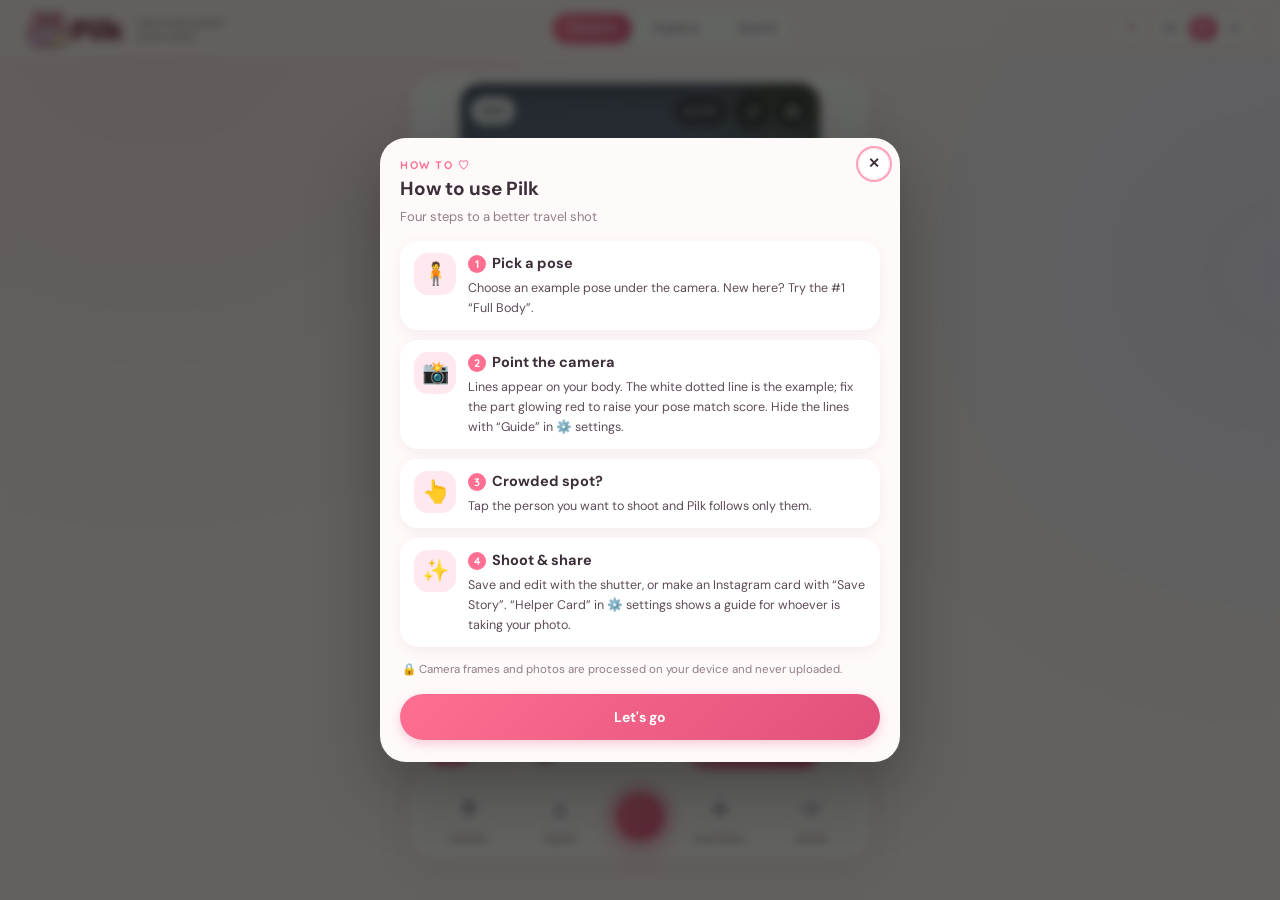
<file: index.html>
<!DOCTYPE html>
<html lang="ko">
<head>
  <meta charset="UTF-8">
  <meta name="viewport" content="width=device-width, initial-scale=1, viewport-fit=cover">
  <meta name="theme-color" content="#fff5f3">
  <meta name="description" content="Pilk — 여행지에서 실시간 포즈 코칭 & 주변 추천.">
  <title>Pilk · Travel Photo Coach</title>
  <link rel="icon" href="assets/brand/favicon-64.png" type="image/png" sizes="64x64">
  <link rel="icon" href="assets/brand/favicon-32.png" type="image/png" sizes="32x32">
  <link rel="apple-touch-icon" href="assets/brand/apple-touch-icon.png">
  <link rel="manifest" href="manifest.webmanifest">
  <link rel="preconnect" href="https://fonts.googleapis.com">
  <link rel="preconnect" href="https://fonts.gstatic.com" crossorigin>
  <link href="https://fonts.googleapis.com/css2?family=DM+Sans:wght@500;600;700;800&family=Quicksand:wght@600;700&family=Zen+Maru+Gothic:wght@500;700&family=Noto+Sans+JP:wght@500;700&family=Noto+Sans+KR:wght@500;700;800&display=swap" rel="stylesheet">
  <link rel="stylesheet" href="assets/leaflet/leaflet.css">
  <script>(function(){try{var th=localStorage.getItem("pilk-v5-theme");if(th==="blue"||th==="dark")document.documentElement.setAttribute("data-theme",th);}catch(e){}})();</script>
  <link rel="stylesheet" href="style.css">
</head>
<body>

<header class="app-bar">
  <button type="button" class="brand" data-tab="camera" aria-label="Pilk">
    <img class="brand-logo" src="assets/brand/pilk-logo.png" alt="Pilk" width="1564" height="566">
    <small class="brand-tag" data-t="tagline"></small>
  </button>

  <!-- Desktop top tab bar (hidden on mobile where bottom tab bar is used) -->
  <nav class="desktop-tabs" aria-label="Pages">
    <button type="button" class="dtab active" data-tab="camera" data-t="tabCam"></button>
    <button type="button" class="dtab" data-tab="nearby" data-t="tabNearby"></button>
    <button type="button" class="dtab" data-tab="saved" data-t="tabSaved"></button>
  </nav>

  <div class="bar-right">
    <button type="button" class="howto-btn" id="howtoBtn" aria-label="How to use">?</button>
    <div class="lang-pill" role="group" aria-label="Language">
      <button type="button" id="lang-ko" class="selected" aria-pressed="true">KR</button>
      <button type="button" id="lang-en" aria-pressed="false">EN</button>
      <button type="button" id="lang-ja" aria-pressed="false">JP</button>
    </div>
  </div>
</header>

<main class="pages-shell">

  <!-- ==================== PAGE 1: CAMERA (DEFAULT, ZERO-SCROLL) ==================== -->
  <section class="tab-page active" id="page-camera" data-page="camera">
    <div class="camera-card">
      <div class="vf-zone">
      <div class="viewfinder" id="viewfinderStage">
        <img id="stageBgImg" src="assets/poses/flip.webp?v=14" alt="Scene">
        <video id="stageVideo" autoplay playsinline muted></video>
        <canvas id="landmarks" aria-hidden="true" hidden></canvas>

        <div id="poseIntro" hidden><strong id="introNumber">5</strong><span data-t="introHint"></span><button type="button" id="skipIntroBtn" data-t="skipIntro"></button></div>
        <output id="countdown" hidden aria-live="polite"></output>
        <div class="vf-grid" id="vfGrid"></div>
        <div class="vf-foot-line" id="vfFootLine"><span>FOOT LINE</span></div>
        <div class="vf-overlay" id="vfOverlay"></div>
        <div class="vf-scan-laser hidden" id="vfScanLaser"></div>

        <!-- Minimal Top Overlay -->
        <div class="vf-top">
          <div class="vf-top-left">
            <button type="button" class="vf-ratio-btn" id="vfRatioBtn">16:9</button>
            <span class="match-pill" id="vfMatchPill" hidden><strong id="vfMatchScore">100%</strong></span>
          </div>
          <div class="vf-top-right">
            <button type="button" class="vf-auto-btn" id="vfAutoBtn" aria-pressed="false">AUTO</button>
            <button type="button" class="vf-tools-btn vf-flip-btn" id="switchFacingBtn" aria-label="Switch front/rear camera">
              <span data-icon="flipcam"></span>
            </button>
            <div class="vf-tools-wrap" id="vfToolsWrap">
              <button type="button" class="vf-tools-btn" id="vfToolsToggleBtn" aria-label="기능" aria-haspopup="dialog" aria-expanded="false" aria-controls="vfToolsMenu">
                <span data-icon="tools"></span>
              </button>
            </div>
          </div>
        </div>

        <!-- Mode B: 3 tiny pills -->
        <div class="vf-steps hidden" id="vfModeBStrip"></div>

        <!-- Single-Line Live Cue -->
        <div class="vf-cue">
          <div class="vf-vibe" id="vfVibe"><span class="vf-vibe-label" data-t="vibeLabel"></span><span class="vf-vibe-bar"><i></i></span><b id="vfVibeValue"></b></div>
          <div class="vf-cue-row">
            <p id="vfDirText"></p>
            <button type="button" class="vf-voice-btn" id="speakCueBtn" aria-label="음성">
              <span data-icon="volume"></span>
            </button>
          </div>
        </div>

        <!-- 10s Helper Mode Full Overlay -->
        <div class="vf-helper hidden" id="vfHelperCard">
          <span class="helper-chip">PILK · 10s GUIDE</span>
          <h3 data-t="helperTitle"></h3>
          <div class="helper-box" id="vfHelperSteps"></div>
          <button type="button" class="btn primary" id="closeHelperBtn" data-t="helperClose"></button>
        </div>
      </div>
      </div>

      <!-- Integrated Pose Strip -->
      <div class="dark-pose-strip" id="poseStrip"></div>
    </div>

    <!-- Unified Settings & Pose Guide Sheet (opened from top-right gear button) -->
    <div class="vf-tools-backdrop" id="vfToolsBackdrop" hidden></div>
    <div class="vf-tools-menu" id="vfToolsMenu" role="dialog" aria-modal="true" hidden>
      <div class="vf-tools-head">
        <span class="vf-tools-title" data-t="toolsMenu"></span>
        <button type="button" class="vf-tools-close" id="vfToolsCloseBtn" aria-label="Close">✕</button>
      </div>

      <div class="vf-sheet-tabs" role="tablist">
        <button type="button" role="tab" class="vf-sheet-tab" data-sheet-pane="shoot" aria-selected="true" data-t="sheetShoot"></button>
        <button type="button" role="tab" class="vf-sheet-tab" data-sheet-pane="settings" aria-selected="false" data-t="sheetSettings"></button>
      </div>

      <div class="vf-sheet-pane" data-pane="shoot">
        <div class="vf-tools-actions">
          <button type="button" class="vf-tool-item is-accent" id="vfScanBtn">
            <span class="vf-tool-icon" data-icon="scan"></span>
            <span class="vf-tool-label" data-t="btnScan"></span>
          </button>
          <button type="button" class="vf-tool-item" id="helperModeBtn" aria-label="10s Helper Card">
            <span class="vf-tool-icon" data-icon="helper"></span>
            <span class="vf-tool-label" data-t="menuHelper"></span>
          </button>
        </div>

        <aside class="studio-panel">
          <div class="guide-panel"><img id="guidePhoto" alt=""><h1 id="guideTitle"></h1><ol id="guideSteps"></ol></div>
          <div class="quick-bar">
            <div class="mini-seg" role="tablist">
              <button type="button" class="mseg selected" data-mode="A" data-t="modeA"></button>
              <button type="button" class="mseg" data-mode="B" data-t="modeB"></button>
              <button type="button" class="mseg" data-mode="C" data-t="modeC"></button>
            </div>
            <div class="quick-toggles"><label class="qchip"><span data-t="timer"></span> <select id="timerDelay"><option value="0" data-t="off"></option><option value="3">3 s</option><option value="5">5 s</option><option value="10">10 s</option></select></label>
              <button type="button" class="qchip active" id="btnFlip180"><span data-t="flipShort"></span></button>
              <button type="button" class="qhelp" id="flipHelpBtn" aria-label="What is Flip Phone 180°?">?</button>
              <button type="button" class="qchip active" id="btnFrontFoot"><span data-t="footShort"></span></button>
              <button type="button" class="qchip" id="btnLensCycle">1×</button>
              <button type="button" class="qchip" id="btnDistCycle">최적</button>
            </div>
          </div>
        </aside>
      </div>

      <div class="vf-sheet-pane" data-pane="settings" hidden>
        <div class="vf-tools-actions">
          <button type="button" class="vf-tool-item" id="autoCamToggleBtn" aria-pressed="true">
            <span class="vf-tool-icon" data-icon="bolt"></span>
            <span class="vf-tool-label" data-t="menuAutoCam"></span>
            <span class="vf-tool-state" id="autoCamState">ON</span>
          </button>
          <button type="button" class="vf-tool-item" id="guideToggleBtn" aria-pressed="true">
            <span class="vf-tool-icon" id="guideToggleIcon" data-icon="eye"></span>
            <span class="vf-tool-label" data-t="menuGuide"></span>
            <span class="vf-tool-state" id="guideToggleState">ON</span>
          </button>
        </div>

        <div class="settings-card vf-settings-card">
          <div class="setting-row theme-row">
            <span data-t="themeLabel"></span>
            <div class="theme-swatches" role="group">
              <button type="button" class="theme-swatch" data-theme-pick="pink"><i></i><span data-t="themePink"></span></button>
              <button type="button" class="theme-swatch" data-theme-pick="blue"><i></i><span data-t="themeBlue"></span></button>
              <button type="button" class="theme-swatch" data-theme-pick="dark"><i></i><span data-t="themeDark"></span></button>
            </div>
          </div>
          <label class="setting-row">
            <span data-t="opacityLabel"></span>
            <div class="range-wrap">
              <input type="range" id="opacitySlider" min="15" max="100" value="72">
              <b id="opacityVal">72%</b>
            </div>
          </label>
          <label class="setting-row">
            <span data-t="autoShootSetting"></span>
            <input type="checkbox" id="autoShootToggle">
          </label>
          <label class="setting-row">
            <span data-t="skipIntroSetting"></span>
            <input type="checkbox" id="skipIntroToggle">
          </label>
          <label class="setting-row">
            <span data-t="gridLabel"></span>
            <input type="checkbox" id="gridToggle" checked>
          </label>
        </div>
      </div>

    </div>
  </section>

  <!-- ==================== PAGE 2: NEARBY & LOCAL COUPONS ==================== -->
  <section class="tab-page" id="page-nearby" data-page="nearby">
    <div class="page-head">
      <h1 data-t="nearbyHeading" data-eyebrow="Explore"></h1>
    </div>

    <div class="current-spot-banner">
      <img id="nearbyThumb" src="assets/palace-courtyard.webp" alt="">
      <div class="banner-text">
        <b id="scanSpotTitle">경복궁</b>
        <small id="scanLightTag">자연광 · 180° · 1×</small>
      </div>

    </div>

    <div class="explore-layout"><div class="map-column"><div class="explore-tools">
      <button class="btn outline sm" id="spotMap" data-t="tabSpots"></button>
      <button class="btn outline sm" id="salonMap" data-t="salons"></button>
      <button class="btn outline sm" id="castingBtn" data-t="casting"></button>
    </div>
    <div class="nearby-map-card">
      <div id="spotPins" hidden aria-label="Spot map"></div>
      <iframe id="nearbyMapFrame" title="Nearby Spot Map" loading="lazy" referrerpolicy="no-referrer-when-downgrade" allowfullscreen></iframe>
      <div class="map-bar">
        <span class="map-label" id="nearbyMapLabel">📍 경복궁</span>
        <a class="map-ext-link" id="nearbyMapLink" href="#" target="_blank" rel="noopener noreferrer" data-t="openBigMap"></a>
      </div>
    </div>

    <section id="castingResults" aria-live="polite" hidden></section>
    <details class="deals"><summary data-t="deals"></summary><div class="nearby-stack" id="nearbyList"></div>
    <p class="coupon-disclaimer" data-t="couponDisclaimer"></p>
    </details></div><div class="spots-column">
    <div class="page-head">
      <h1 data-t="spotsHeading" data-eyebrow="Spots"></h1>
      <label class="search-pill">
        <span data-icon="search"></span>
        <input id="searchInput" type="search" data-placeholder="searchPlaceholder">
      </label>
    </div>

    <div class="pill-scroll filter-row">
      <button type="button" class="filter-chip selected" data-filter="all"><span data-t="filterAll"></span></button>
      <button type="button" class="filter-chip" data-filter="insta"><span data-t="filterInsta"></span></button>
      <button type="button" class="filter-chip" data-filter="tiktok"><span data-t="filterTiktok"></span></button>
      <button type="button" class="filter-chip" data-filter="drama"><span data-t="filterDrama"></span></button>
      <button type="button" class="filter-chip" data-filter="heritage"><span data-t="filterHeritage"></span></button>
      <button type="button" class="filter-chip" data-filter="nature"><span data-t="filterNature"></span></button>
    </div>

    <div class="spot-grid" id="spotGrid"></div>
    <div class="more-wrap">
      <button type="button" class="btn outline sm" id="loadMoreBtn"></button>
    </div>
    <p class="empty-msg hidden" id="emptySearch" data-t="emptySearch"></p></div></div>
  </section>

  <!-- ==================== PAGE 4: SAVED & SETTINGS ==================== -->
  <section class="tab-page" id="page-saved" data-page="saved">
    <div class="page-head">
      <h1 data-t="savedHeading" data-eyebrow="Favorites"></h1>
    </div>

    <div id="savedContent"></div>

    <div class="settings-card">
      <h3 data-t="infoTitle"></h3>
      <button type="button" class="info-link-row" id="openHowtoBtn">
        <span id="howtoRowLabel"></span><span>›</span>
      </button>
      <button type="button" class="info-link-row" id="openCreditsBtn">
        <span data-t="footerCredits"></span><span>↗</span>
      </button>
    </div>
  </section>

</main>

<!-- UNIFIED SINGLE-ROW BOTTOM DOCK (NAV + CAMERA) -->
<nav class="app-dock" id="appDock" aria-label="App Navigation">
  <button type="button" class="dock-btn btab" data-tab="nearby">
    <span class="dock-ico tab-icon-wrap"><span data-icon="pin"></span><i class="notif-dot hidden" id="nearbyDot"></i></span>
    <small data-t="tabNearby"></small>
  </button>

  <label class="dock-btn" for="uploadSceneInput">
    <span class="dock-ico" data-icon="upload"></span>
    <small data-t="dockPhoto"></small>
  </label>
  <input type="file" id="uploadSceneInput" accept="image/jpeg,image/png,image/webp" class="sr-only">

  <button type="button" class="shutter-circle" id="shutterBtn" aria-label="Capture">
    <span class="shutter-core"><i class="shutter-cam-ico" data-icon="camera"></i></span>
  </button>

  <button type="button" class="dock-btn" id="exportStoryBtn">
    <span class="dock-ico" data-icon="spark"></span>
    <small data-t="dockStory"></small>
  </button>

  <button type="button" class="dock-btn btab" data-tab="saved">
    <span class="dock-ico tab-icon-wrap"><span data-icon="bookmark"></span><b class="tab-badge hidden" id="saveCount">0</b></span>
    <small data-t="tabSaved"></small>
  </button>
</nav>

<dialog id="modal">
  <button type="button" class="modal-close" id="closeModal" aria-label="Close">✕</button>
  <div id="modalContent"></div>
</dialog>

<div id="toast" role="status" aria-live="polite"></div>

<script src="spots-data.js"></script>
<script src="pilk-data.js"></script>
<script src="assets/leaflet/leaflet.js"></script>
<script src="explore-map.js"></script>
<script src="poses.js"></script>
<script src="casting-listings.js"></script>
<script src="studio.js"></script>
<script src="pose-templates.js"></script>
<script src="pose-tracking.js"></script>
<script src="scene-meter.js"></script>
<script src="app.js"></script>
</body>
</html>
</file>
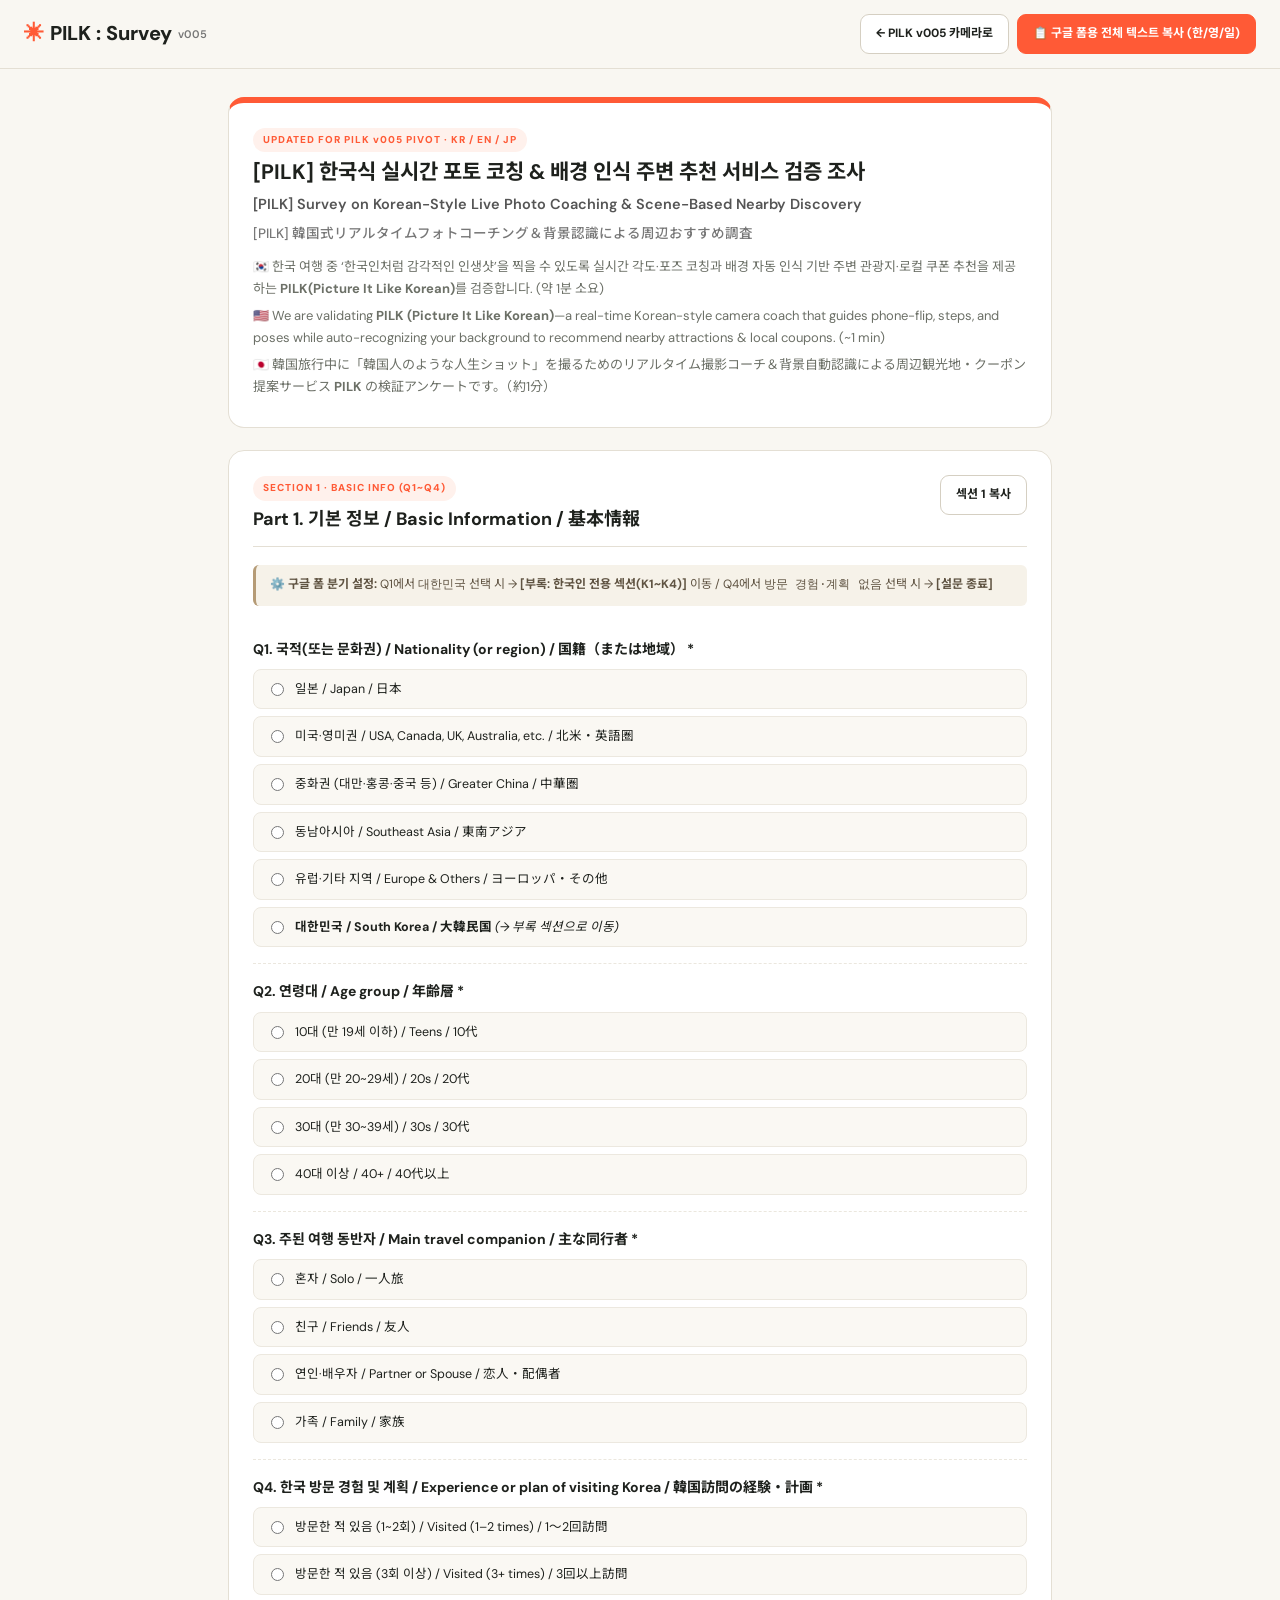
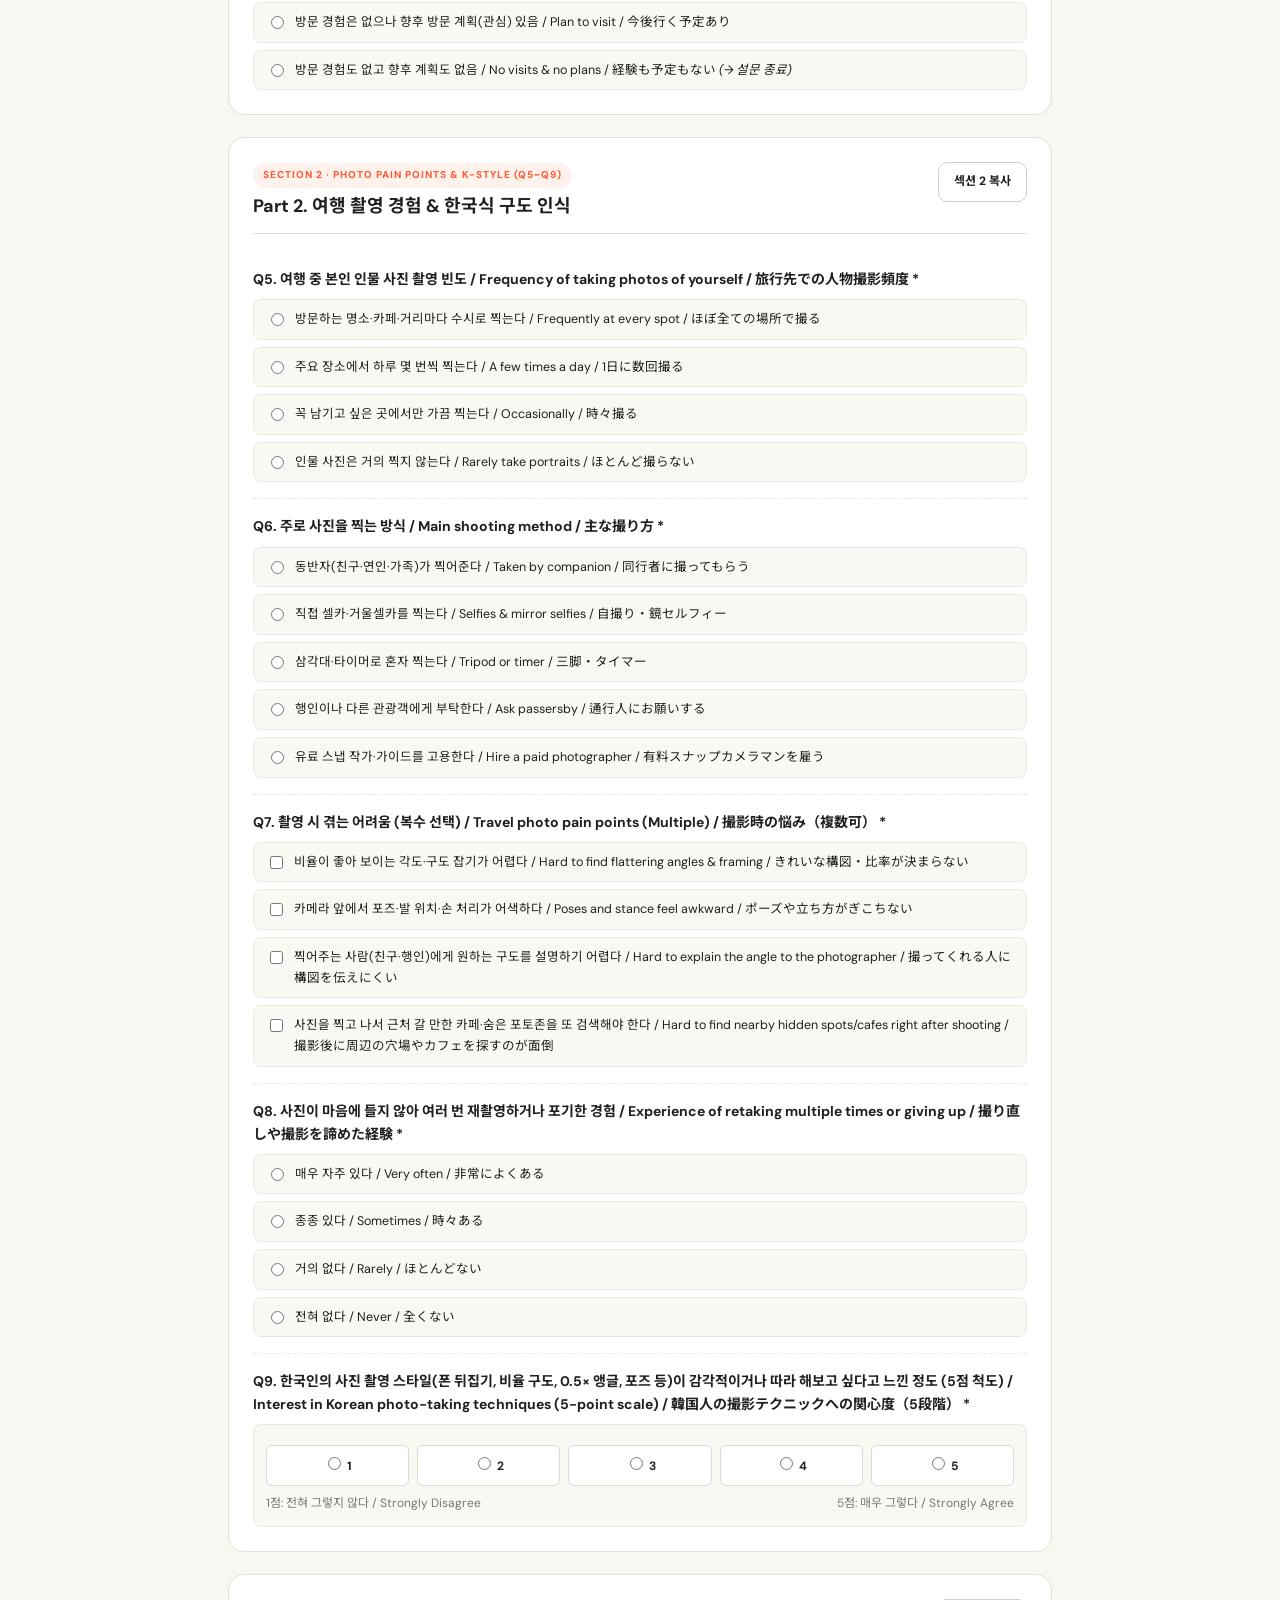
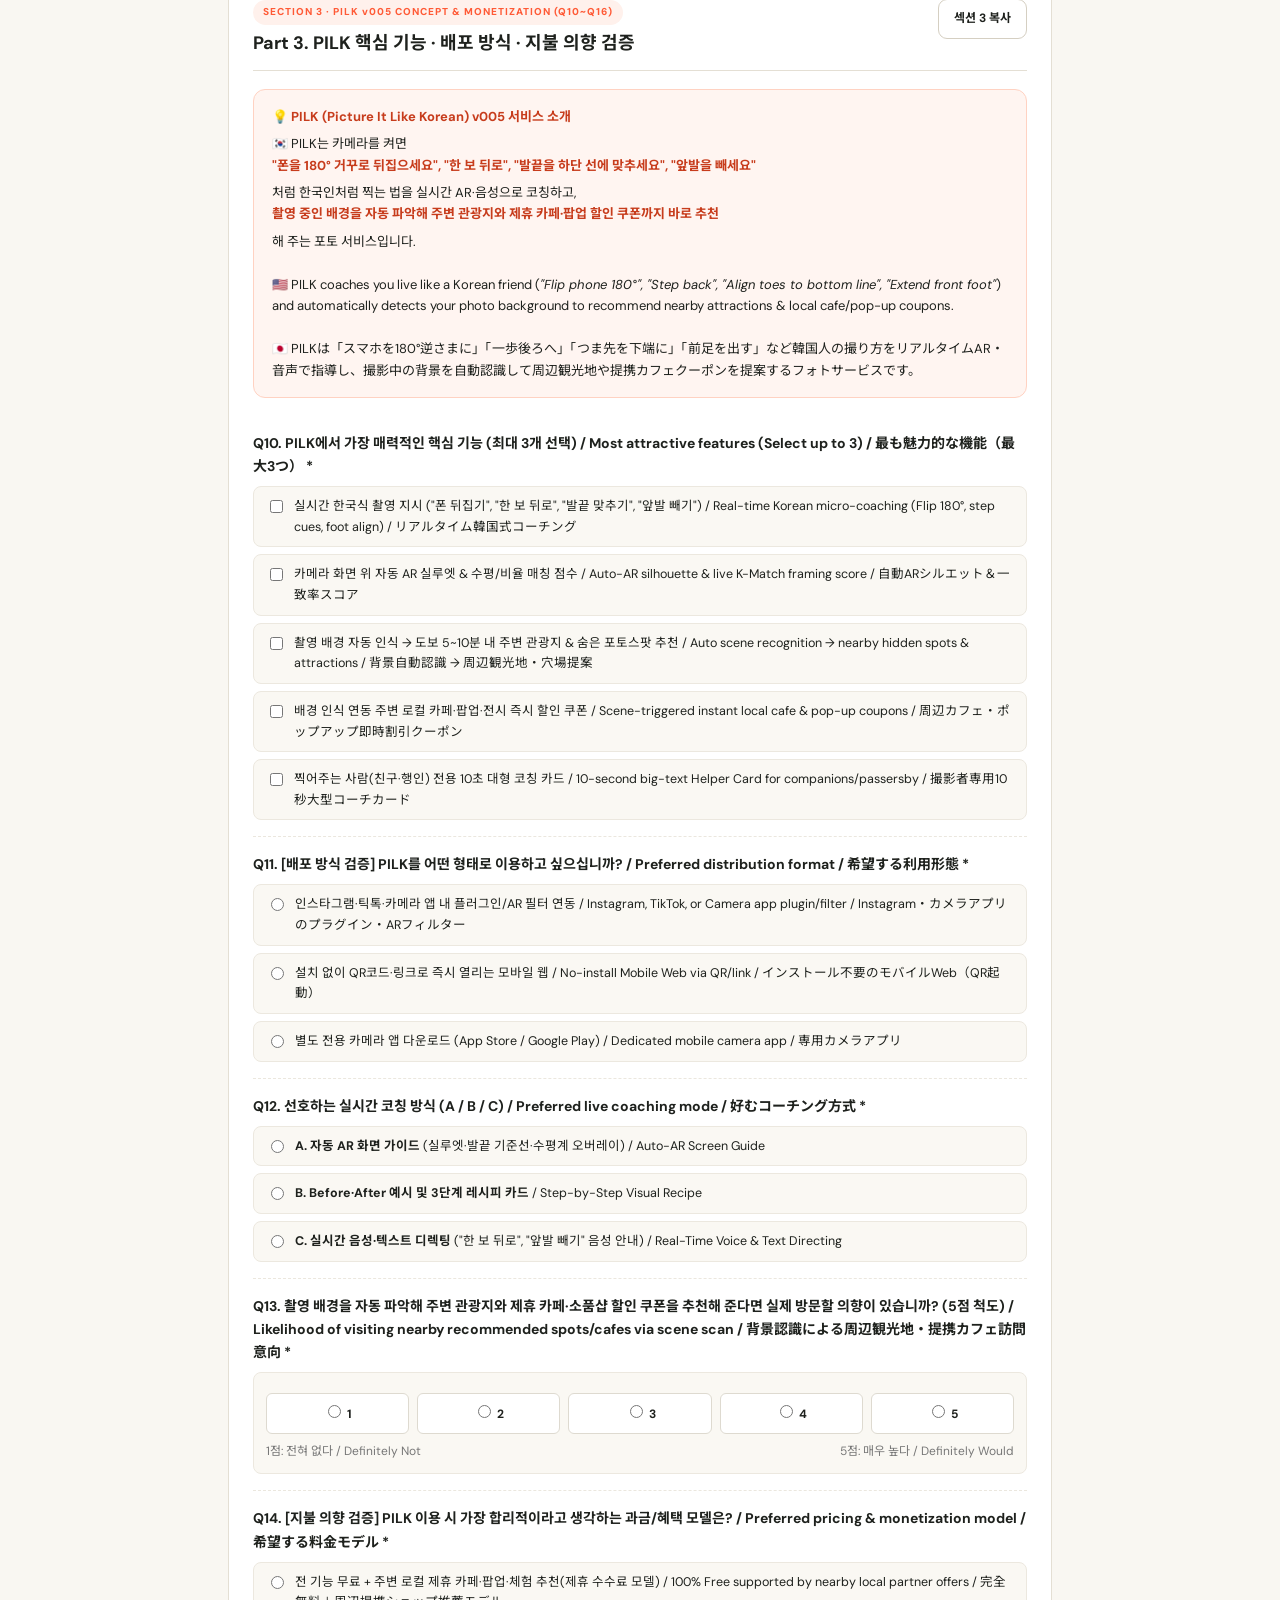
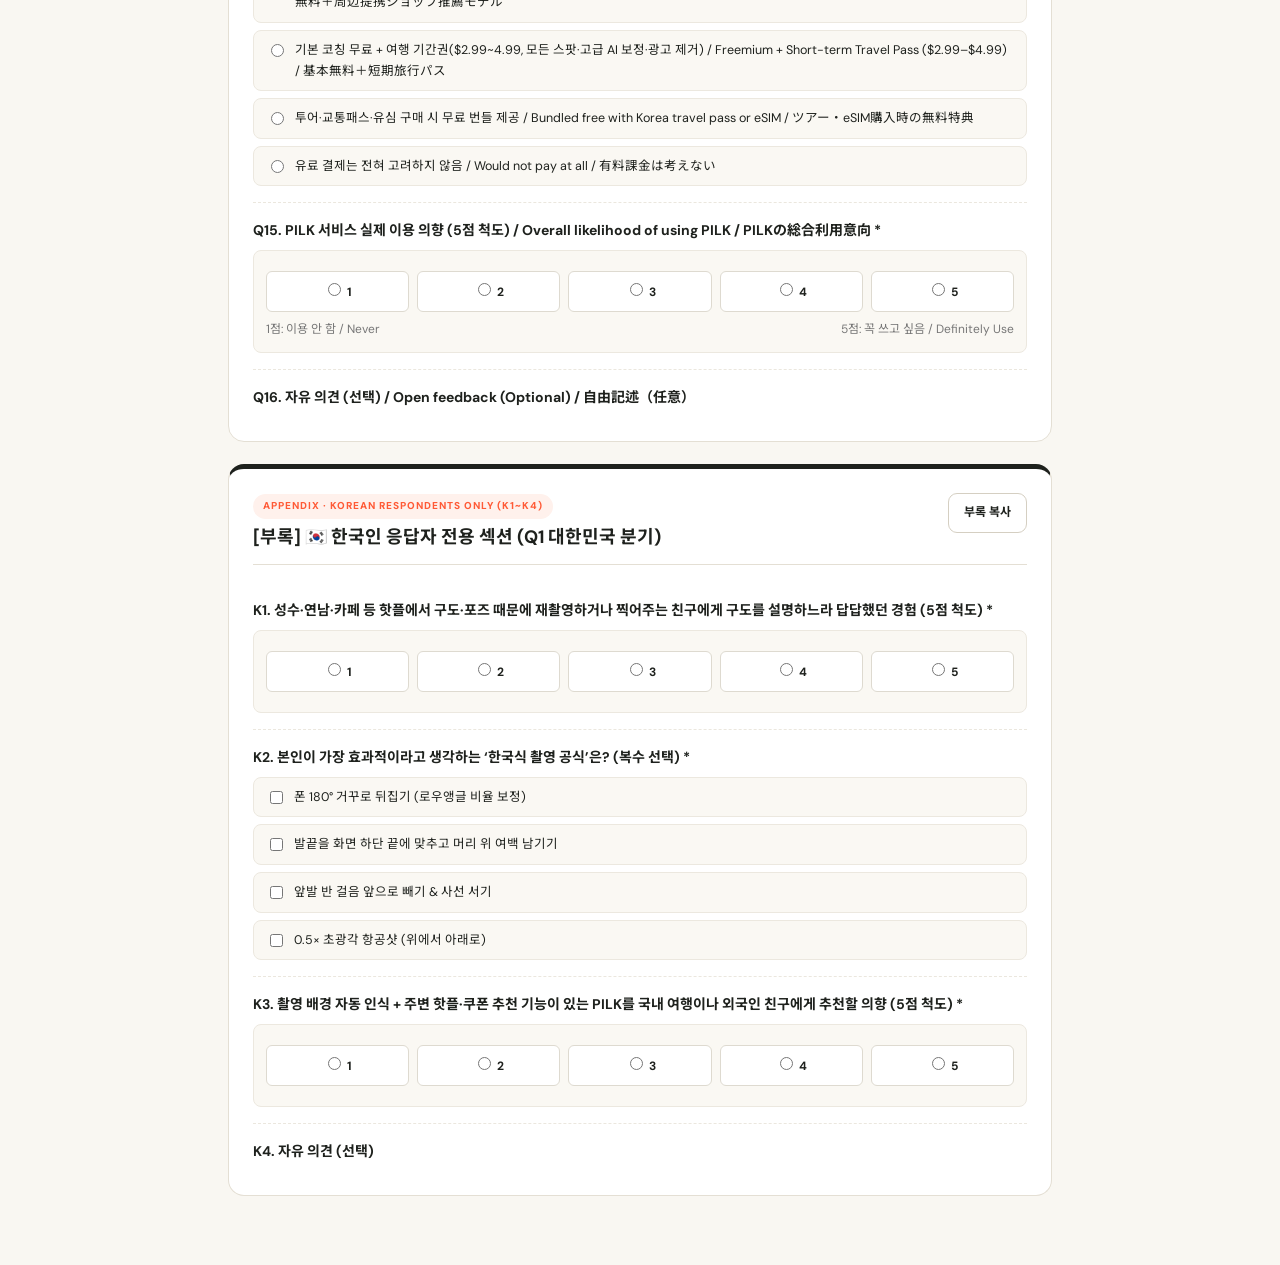
<file: survey.html>
<!DOCTYPE html>
<html lang="ko">
<head>
  <meta charset="UTF-8">
  <meta name="viewport" content="width=device-width, initial-scale=1">
  <title>PILK v005 — 고객 검증 설문지 (KR / EN / JP · 구글 폼 복사용)</title>
  <link rel="preconnect" href="https://fonts.googleapis.com">
  <link rel="preconnect" href="https://fonts.gstatic.com" crossorigin>
  <link href="https://fonts.googleapis.com/css2?family=DM+Sans:wght@400;500;600;700;800&family=Noto+Sans+JP:wght@400;500;600;700&family=Noto+Sans+KR:wght@400;500;600;700;800&display=swap" rel="stylesheet">
  <style>
    :root { --bg: #f9f7f2; --ink: #1e211d; --muted: #6c7067; --coral: #ff5a36; --line: #e4dfd4; }
    * { box-sizing: border-box; }
    body { margin: 0; background: var(--bg); color: var(--ink); font-family: 'DM Sans', 'Noto Sans KR', 'Noto Sans JP', sans-serif; font-size: 14px; line-height: 1.65; }
    header { position: sticky; top: 0; z-index: 10; background: rgba(249,247,242,0.94); backdrop-filter: blur(10px); border-bottom: 1px solid var(--line); padding: 14px 24px; display: flex; align-items: center; justify-content: space-between; gap: 12px; flex-wrap: wrap; }
    .brand { font-size: 20px; font-weight: 800; text-decoration: none; color: var(--ink); display: flex; align-items: center; gap: 6px; }
    .brand span { color: var(--coral); }
    .top-actions { display: flex; gap: 8px; flex-wrap: wrap; }
    .btn { border: 1px solid #d5cfc2; background: #fff; color: var(--ink); padding: 9px 15px; border-radius: 9px; font: inherit; font-size: 12px; font-weight: 700; cursor: pointer; text-decoration: none; display: inline-flex; align-items: center; gap: 6px; }
    .btn.primary { background: var(--coral); color: #fff; border-color: var(--coral); }
    main { max-width: 860px; margin: 28px auto 70px; padding: 0 18px; }
    .intro-card { background: #fff; border: 1px solid var(--line); border-top: 6px solid var(--coral); border-radius: 16px; padding: 24px; margin-bottom: 22px; }
    .intro-card h1 { font-size: 21px; margin: 0 0 10px; line-height: 1.4; }
    .intro-card p { margin: 6px 0; font-size: 13px; color: var(--muted); }
    .section-card { background: #fff; border: 1px solid var(--line); border-radius: 16px; padding: 24px; margin-bottom: 22px; }
    .section-head { display: flex; justify-content: space-between; align-items: flex-start; gap: 12px; border-bottom: 1px solid var(--line); padding-bottom: 14px; margin-bottom: 18px; flex-wrap: wrap; }
    .badge { display: inline-block; font-size: 10px; font-weight: 800; letter-spacing: 1px; color: var(--coral); background: #fff1ec; padding: 4px 10px; border-radius: 99px; margin-bottom: 6px; }
    .section-head h2 { margin: 0; font-size: 18px; line-height: 1.4; }
    .guide-note { background: #f6f2e9; border-left: 3px solid #b59b76; padding: 10px 14px; border-radius: 6px; font-size: 12px; color: #5f5342; margin-bottom: 16px; }
    .service-box { background: #fff5f1; border: 1px solid #ffd2c2; border-radius: 12px; padding: 16px 18px; margin-bottom: 18px; font-size: 13px; }
    .service-box b { color: #c73c1c; display: block; margin-bottom: 6px; }
    .q-block { padding: 16px 0; border-bottom: 1px dashed #ebe7de; }
    .q-block:last-child { border-bottom: 0; padding-bottom: 0; }
    .q-title { font-weight: 700; font-size: 14px; margin: 0 0 8px; }
    .opt-list { list-style: none; padding: 0; margin: 0; display: grid; gap: 7px; }
    .opt-list li { background: #faf8f3; border: 1px solid #ece8df; border-radius: 8px; padding: 9px 12px; font-size: 12.5px; display: flex; align-items: flex-start; gap: 8px; }
    .opt-list input { margin-top: 4px; accent-color: var(--coral); }
    .scale-box { background: #faf8f3; border: 1px solid #ece8df; border-radius: 8px; padding: 12px; font-size: 12px; }
    .scale-nums { display: flex; gap: 8px; margin: 8px 0; }
    .scale-nums label { flex: 1; text-align: center; background: #fff; border: 1px solid #dedad0; border-radius: 6px; padding: 8px 4px; cursor: pointer; font-weight: 700; }
    #toast { position: fixed; bottom: 24px; left: 50%; transform: translateX(-50%); background: #141714; color: #fff; padding: 11px 22px; border-radius: 99px; font-size: 12px; font-weight: 600; opacity: 0; pointer-events: none; transition: opacity .2s; }
    #toast.show { opacity: 1; }
  </style>
</head>
<body>

<header>
  <a href="index.html" class="brand"><span>✳</span> PILK : Survey <small style="font-weight:600;font-size:11px;color:#777">v005</small></a>
  <div class="top-actions">
    <a href="index.html" class="btn">← PILK v005 카메라로</a>
    <button type="button" class="btn primary" id="copyAllBtn">📋 구글 폼용 전체 텍스트 복사 (한/영/일)</button>
  </div>
</header>

<main id="surveyRoot">
  <div class="intro-card">
    <span class="badge">UPDATED FOR PILK v005 PIVOT · KR / EN / JP</span>
    <h1>[PILK] 한국식 실시간 포토 코칭 &amp; 배경 인식 주변 추천 서비스 검증 조사<br>
      <small style="font-size:14.5px;font-weight:600;color:#555">[PILK] Survey on Korean-Style Live Photo Coaching &amp; Scene-Based Nearby Discovery</small><br>
      <small style="font-size:13.5px;font-weight:500;color:#777">[PILK] 韓国式リアルタイムフォトコーチング＆背景認識による周辺おすすめ調査</small>
    </h1>
    <p>🇰🇷 한국 여행 중 ‘한국인처럼 감각적인 인생샷’을 찍을 수 있도록 실시간 각도·포즈 코칭과 배경 자동 인식 기반 주변 관광지·로컬 쿠폰 추천을 제공하는 <b>PILK(Picture It Like Korean)</b>를 검증합니다. (약 1분 소요)</p>
    <p>🇺🇸 We are validating <b>PILK (Picture It Like Korean)</b>—a real-time Korean-style camera coach that guides phone-flip, steps, and poses while auto-recognizing your background to recommend nearby attractions &amp; local coupons. (~1 min)</p>
    <p>🇯🇵 韓国旅行中に「韓国人のような人生ショット」を撮るためのリアルタイム撮影コーチ＆背景自動認識による周辺観光地・クーポン提案サービス <b>PILK</b> の検証アンケートです。（約1分）</p>
  </div>

  <!-- PART 1 -->
  <section class="section-card" id="sec-part1">
    <div class="section-head">
      <div>
        <span class="badge">SECTION 1 · BASIC INFO (Q1~Q4)</span>
        <h2>Part 1. 기본 정보 / Basic Information / 基本情報</h2>
      </div>
      <button type="button" class="btn" data-copy="sec-part1">섹션 1 복사</button>
    </div>
    <div class="guide-note">
      ⚙️ <b>구글 폼 분기 설정:</b> Q1에서 <code>대한민국</code> 선택 시 → <b>[부록: 한국인 전용 섹션(K1~K4)]</b> 이동 / Q4에서 <code>방문 경험·계획 없음</code> 선택 시 → <b>[설문 종료]</b>
    </div>

    <div class="q-block">
      <p class="q-title">Q1. 국적(또는 문화권) / Nationality (or region) / 国籍（または地域） *</p>
      <ul class="opt-list">
        <li><input type="radio" name="q1"> <span>일본 / Japan / 日本</span></li>
        <li><input type="radio" name="q1"> <span>미국·영미권 / USA, Canada, UK, Australia, etc. / 北米・英語圏</span></li>
        <li><input type="radio" name="q1"> <span>중화권 (대만·홍콩·중국 등) / Greater China / 中華圏</span></li>
        <li><input type="radio" name="q1"> <span>동남아시아 / Southeast Asia / 東南アジア</span></li>
        <li><input type="radio" name="q1"> <span>유럽·기타 지역 / Europe &amp; Others / ヨーロッパ・その他</span></li>
        <li><input type="radio" name="q1" onclick="document.getElementById('sec-kr').scrollIntoView({behavior:'smooth'})"> <span><b>대한민국 / South Korea / 大韓民国</b> <i>(→ 부록 섹션으로 이동)</i></span></li>
      </ul>
    </div>

    <div class="q-block">
      <p class="q-title">Q2. 연령대 / Age group / 年齢層 *</p>
      <ul class="opt-list">
        <li><input type="radio" name="q2"> <span>10대 (만 19세 이하) / Teens / 10代</span></li>
        <li><input type="radio" name="q2"> <span>20대 (만 20~29세) / 20s / 20代</span></li>
        <li><input type="radio" name="q2"> <span>30대 (만 30~39세) / 30s / 30代</span></li>
        <li><input type="radio" name="q2"> <span>40대 이상 / 40+ / 40代以上</span></li>
      </ul>
    </div>

    <div class="q-block">
      <p class="q-title">Q3. 주된 여행 동반자 / Main travel companion / 主な同行者 *</p>
      <ul class="opt-list">
        <li><input type="radio" name="q3"> <span>혼자 / Solo / 一人旅</span></li>
        <li><input type="radio" name="q3"> <span>친구 / Friends / 友人</span></li>
        <li><input type="radio" name="q3"> <span>연인·배우자 / Partner or Spouse / 恋人・配偶者</span></li>
        <li><input type="radio" name="q3"> <span>가족 / Family / 家族</span></li>
      </ul>
    </div>

    <div class="q-block">
      <p class="q-title">Q4. 한국 방문 경험 및 계획 / Experience or plan of visiting Korea / 韓国訪問の経験・計画 *</p>
      <ul class="opt-list">
        <li><input type="radio" name="q4"> <span>방문한 적 있음 (1~2회) / Visited (1–2 times) / 1〜2回訪問</span></li>
        <li><input type="radio" name="q4"> <span>방문한 적 있음 (3회 이상) / Visited (3+ times) / 3回以上訪問</span></li>
        <li><input type="radio" name="q4"> <span>방문 경험은 없으나 향후 방문 계획(관심) 있음 / Plan to visit / 今後行く予定あり</span></li>
        <li><input type="radio" name="q4"> <span>방문 경험도 없고 향후 계획도 없음 / No visits &amp; no plans / 経験も予定もない <i>(→ 설문 종료)</i></span></li>
      </ul>
    </div>
  </section>

  <!-- PART 2 -->
  <section class="section-card" id="sec-part2">
    <div class="section-head">
      <div>
        <span class="badge">SECTION 2 · PHOTO PAIN POINTS &amp; K-STYLE (Q5~Q9)</span>
        <h2>Part 2. 여행 촬영 경험 &amp; 한국식 구도 인식</h2>
      </div>
      <button type="button" class="btn" data-copy="sec-part2">섹션 2 복사</button>
    </div>

    <div class="q-block">
      <p class="q-title">Q5. 여행 중 본인 인물 사진 촬영 빈도 / Frequency of taking photos of yourself / 旅行先での人物撮影頻度 *</p>
      <ul class="opt-list">
        <li><input type="radio" name="q5"> <span>방문하는 명소·카페·거리마다 수시로 찍는다 / Frequently at every spot / ほぼ全ての場所で撮る</span></li>
        <li><input type="radio" name="q5"> <span>주요 장소에서 하루 몇 번씩 찍는다 / A few times a day / 1日に数回撮る</span></li>
        <li><input type="radio" name="q5"> <span>꼭 남기고 싶은 곳에서만 가끔 찍는다 / Occasionally / 時々撮る</span></li>
        <li><input type="radio" name="q5"> <span>인물 사진은 거의 찍지 않는다 / Rarely take portraits / ほとんど撮らない</span></li>
      </ul>
    </div>

    <div class="q-block">
      <p class="q-title">Q6. 주로 사진을 찍는 방식 / Main shooting method / 主な撮り方 *</p>
      <ul class="opt-list">
        <li><input type="radio" name="q6"> <span>동반자(친구·연인·가족)가 찍어준다 / Taken by companion / 同行者に撮ってもらう</span></li>
        <li><input type="radio" name="q6"> <span>직접 셀카·거울셀카를 찍는다 / Selfies &amp; mirror selfies / 自撮り・鏡セルフィー</span></li>
        <li><input type="radio" name="q6"> <span>삼각대·타이머로 혼자 찍는다 / Tripod or timer / 三脚・タイマー</span></li>
        <li><input type="radio" name="q6"> <span>행인이나 다른 관광객에게 부탁한다 / Ask passersby / 通行人にお願いする</span></li>
        <li><input type="radio" name="q6"> <span>유료 스냅 작가·가이드를 고용한다 / Hire a paid photographer / 有料スナップカメラマンを雇う</span></li>
      </ul>
    </div>

    <div class="q-block">
      <p class="q-title">Q7. 촬영 시 겪는 어려움 (복수 선택) / Travel photo pain points (Multiple) / 撮影時の悩み（複数可） *</p>
      <ul class="opt-list">
        <li><input type="checkbox"> <span>비율이 좋아 보이는 각도·구도 잡기가 어렵다 / Hard to find flattering angles &amp; framing / きれいな構図・比率が決まらない</span></li>
        <li><input type="checkbox"> <span>카메라 앞에서 포즈·발 위치·손 처리가 어색하다 / Poses and stance feel awkward / ポーズや立ち方がぎこちない</span></li>
        <li><input type="checkbox"> <span>찍어주는 사람(친구·행인)에게 원하는 구도를 설명하기 어렵다 / Hard to explain the angle to the photographer / 撮ってくれる人に構図を伝えにくい</span></li>
        <li><input type="checkbox"> <span>사진을 찍고 나서 근처 갈 만한 카페·숨은 포토존을 또 검색해야 한다 / Hard to find nearby hidden spots/cafes right after shooting / 撮影後に周辺の穴場やカフェを探すのが面倒</span></li>
      </ul>
    </div>

    <div class="q-block">
      <p class="q-title">Q8. 사진이 마음에 들지 않아 여러 번 재촬영하거나 포기한 경험 / Experience of retaking multiple times or giving up / 撮り直しや撮影を諦めた経験 *</p>
      <ul class="opt-list">
        <li><input type="radio" name="q8"> <span>매우 자주 있다 / Very often / 非常によくある</span></li>
        <li><input type="radio" name="q8"> <span>종종 있다 / Sometimes / 時々ある</span></li>
        <li><input type="radio" name="q8"> <span>거의 없다 / Rarely / ほとんどない</span></li>
        <li><input type="radio" name="q8"> <span>전혀 없다 / Never / 全くない</span></li>
      </ul>
    </div>

    <div class="q-block">
      <p class="q-title">Q9. 한국인의 사진 촬영 스타일(폰 뒤집기, 비율 구도, 0.5× 앵글, 포즈 등)이 감각적이거나 따라 해보고 싶다고 느낀 정도 (5점 척도) / Interest in Korean photo-taking techniques (5-point scale) / 韓国人の撮影テクニックへの関心度（5段階） *</p>
      <div class="scale-box">
        <div class="scale-nums">
          <label><input type="radio" name="q9"> 1</label><label><input type="radio" name="q9"> 2</label><label><input type="radio" name="q9"> 3</label><label><input type="radio" name="q9"> 4</label><label><input type="radio" name="q9"> 5</label>
        </div>
        <div style="display:flex;justify-content:space-between;color:#777">
          <span>1점: 전혀 그렇지 않다 / Strongly Disagree</span>
          <span>5점: 매우 그렇다 / Strongly Agree</span>
        </div>
      </div>
    </div>
  </section>

  <!-- PART 3: PILK v005 CONCEPT, CHANNEL & MONETIZATION VALIDATION -->
  <section class="section-card" id="sec-part3">
    <div class="section-head">
      <div>
        <span class="badge">SECTION 3 · PILK v005 CONCEPT &amp; MONETIZATION (Q10~Q16)</span>
        <h2>Part 3. PILK 핵심 기능 · 배포 방식 · 지불 의향 검증</h2>
      </div>
      <button type="button" class="btn" data-copy="sec-part3">섹션 3 복사</button>
    </div>

    <div class="service-box">
      <b>💡 PILK (Picture It Like Korean) v005 서비스 소개</b>
      🇰🇷 PILK는 카메라를 켜면 <b>"폰을 180° 거꾸로 뒤집으세요", "한 보 뒤로", "발끝을 하단 선에 맞추세요", "앞발을 빼세요"</b>처럼 한국인처럼 찍는 법을 실시간 AR·음성으로 코칭하고, <b>촬영 중인 배경을 자동 파악해 주변 관광지와 제휴 카페·팝업 할인 쿠폰까지 바로 추천</b>해 주는 포토 서비스입니다.<br><br>
      🇺🇸 PILK coaches you live like a Korean friend (<i>"Flip phone 180°", "Step back", "Align toes to bottom line", "Extend front foot"</i>) and automatically detects your photo background to recommend nearby attractions &amp; local cafe/pop-up coupons.<br><br>
      🇯🇵 PILKは「スマホを180°逆さまに」「一歩後ろへ」「つま先を下端に」「前足を出す」など韓国人の撮り方をリアルタイムAR・音声で指導し、撮影中の背景を自動認識して周辺観光地や提携カフェクーポンを提案するフォトサービスです。
    </div>

    <div class="q-block">
      <p class="q-title">Q10. PILK에서 가장 매력적인 핵심 기능 (최대 3개 선택) / Most attractive features (Select up to 3) / 最も魅力的な機能（最大3つ） *</p>
      <ul class="opt-list">
        <li><input type="checkbox"> <span>실시간 한국식 촬영 지시 ("폰 뒤집기", "한 보 뒤로", "발끝 맞추기", "앞발 빼기") / Real-time Korean micro-coaching (Flip 180°, step cues, foot align) / リアルタイム韓国式コーチング</span></li>
        <li><input type="checkbox"> <span>카메라 화면 위 자동 AR 실루엣 &amp; 수평/비율 매칭 점수 / Auto-AR silhouette &amp; live K-Match framing score / 自動ARシルエット＆一致率スコア</span></li>
        <li><input type="checkbox"> <span>촬영 배경 자동 인식 → 도보 5~10분 내 주변 관광지 &amp; 숨은 포토스팟 추천 / Auto scene recognition → nearby hidden spots &amp; attractions / 背景自動認識 → 周辺観光地・穴場提案</span></li>
        <li><input type="checkbox"> <span>배경 인식 연동 주변 로컬 카페·팝업·전시 즉시 할인 쿠폰 / Scene-triggered instant local cafe &amp; pop-up coupons / 周辺カフェ・ポップアップ即時割引クーポン</span></li>
        <li><input type="checkbox"> <span>찍어주는 사람(친구·행인) 전용 10초 대형 코칭 카드 / 10-second big-text Helper Card for companions/passersby / 撮影者専用10秒大型コーチカード</span></li>
      </ul>
    </div>

    <div class="q-block">
      <p class="q-title">Q11. [배포 방식 검증] PILK를 어떤 형태로 이용하고 싶으십니까? / Preferred distribution format / 希望する利用形態 *</p>
      <ul class="opt-list">
        <li><input type="radio" name="q11"> <span>인스타그램·틱톡·카메라 앱 내 플러그인/AR 필터 연동 / Instagram, TikTok, or Camera app plugin/filter / Instagram・カメラアプリのプラグイン・ARフィルター</span></li>
        <li><input type="radio" name="q11"> <span>설치 없이 QR코드·링크로 즉시 열리는 모바일 웹 / No-install Mobile Web via QR/link / インストール不要のモバイルWeb（QR起動）</span></li>
        <li><input type="radio" name="q11"> <span>별도 전용 카메라 앱 다운로드 (App Store / Google Play) / Dedicated mobile camera app / 専用カメラアプリ</span></li>
      </ul>
    </div>

    <div class="q-block">
      <p class="q-title">Q12. 선호하는 실시간 코칭 방식 (A / B / C) / Preferred live coaching mode / 好むコーチング方式 *</p>
      <ul class="opt-list">
        <li><input type="radio" name="q12"> <span><b>A. 자동 AR 화면 가이드</b> (실루엣·발끝 기준선·수평계 오버레이) / Auto-AR Screen Guide</span></li>
        <li><input type="radio" name="q12"> <span><b>B. Before·After 예시 및 3단계 레시피 카드</b> / Step-by-Step Visual Recipe</span></li>
        <li><input type="radio" name="q12"> <span><b>C. 실시간 음성·텍스트 디렉팅</b> ("한 보 뒤로", "앞발 빼기" 음성 안내) / Real-Time Voice &amp; Text Directing</span></li>
      </ul>
    </div>

    <div class="q-block">
      <p class="q-title">Q13. 촬영 배경을 자동 파악해 주변 관광지와 제휴 카페·소품샵 할인 쿠폰을 추천해 준다면 실제 방문할 의향이 있습니까? (5점 척도) / Likelihood of visiting nearby recommended spots/cafes via scene scan / 背景認識による周辺観光地・提携カフェ訪問意向 *</p>
      <div class="scale-box">
        <div class="scale-nums">
          <label><input type="radio" name="q13"> 1</label><label><input type="radio" name="q13"> 2</label><label><input type="radio" name="q13"> 3</label><label><input type="radio" name="q13"> 4</label><label><input type="radio" name="q13"> 5</label>
        </div>
        <div style="display:flex;justify-content:space-between;color:#777">
          <span>1점: 전혀 없다 / Definitely Not</span>
          <span>5점: 매우 높다 / Definitely Would</span>
        </div>
      </div>
    </div>

    <div class="q-block">
      <p class="q-title">Q14. [지불 의향 검증] PILK 이용 시 가장 합리적이라고 생각하는 과금/혜택 모델은? / Preferred pricing &amp; monetization model / 希望する料金モデル *</p>
      <ul class="opt-list">
        <li><input type="radio" name="q14"> <span>전 기능 무료 + 주변 로컬 제휴 카페·팝업·체험 추천(제휴 수수료 모델) / 100% Free supported by nearby local partner offers / 完全無料＋周辺提携ショップ推薦モデル</span></li>
        <li><input type="radio" name="q14"> <span>기본 코칭 무료 + 여행 기간권($2.99~4.99, 모든 스팟·고급 AI 보정·광고 제거) / Freemium + Short-term Travel Pass ($2.99–$4.99) / 基本無料＋短期旅行パス</span></li>
        <li><input type="radio" name="q14"> <span>투어·교통패스·유심 구매 시 무료 번들 제공 / Bundled free with Korea travel pass or eSIM / ツアー・eSIM購入時の無料特典</span></li>
        <li><input type="radio" name="q14"> <span>유료 결제는 전혀 고려하지 않음 / Would not pay at all / 有料課金は考えない</span></li>
      </ul>
    </div>

    <div class="q-block">
      <p class="q-title">Q15. PILK 서비스 실제 이용 의향 (5점 척도) / Overall likelihood of using PILK / PILKの総合利用意向 *</p>
      <div class="scale-box">
        <div class="scale-nums">
          <label><input type="radio" name="q15"> 1</label><label><input type="radio" name="q15"> 2</label><label><input type="radio" name="q15"> 3</label><label><input type="radio" name="q15"> 4</label><label><input type="radio" name="q15"> 5</label>
        </div>
        <div style="display:flex;justify-content:space-between;color:#777">
          <span>1점: 이용 안 함 / Never</span>
          <span>5점: 꼭 쓰고 싶음 / Definitely Use</span>
        </div>
      </div>
    </div>

    <div class="q-block">
      <p class="q-title">Q16. 자유 의견 (선택) / Open feedback (Optional) / 自由記述（任意）</p>
    </div>
  </section>

  <!-- APPENDIX: KOREAN RESPONDENTS -->
  <section class="section-card" id="sec-kr" style="border-top:5px solid #1e211d">
    <div class="section-head">
      <div>
        <span class="badge">APPENDIX · KOREAN RESPONDENTS ONLY (K1~K4)</span>
        <h2>[부록] 🇰🇷 한국인 응답자 전용 섹션 (Q1 대한민국 분기)</h2>
      </div>
      <button type="button" class="btn" data-copy="sec-kr">부록 복사</button>
    </div>

    <div class="q-block">
      <p class="q-title">K1. 성수·연남·카페 등 핫플에서 구도·포즈 때문에 재촬영하거나 찍어주는 친구에게 구도를 설명하느라 답답했던 경험 (5점 척도) *</p>
      <div class="scale-box">
        <div class="scale-nums">
          <label><input type="radio" name="k1"> 1</label><label><input type="radio" name="k1"> 2</label><label><input type="radio" name="k1"> 3</label><label><input type="radio" name="k1"> 4</label><label><input type="radio" name="k1"> 5</label>
        </div>
      </div>
    </div>

    <div class="q-block">
      <p class="q-title">K2. 본인이 가장 효과적이라고 생각하는 ‘한국식 촬영 공식’은? (복수 선택) *</p>
      <ul class="opt-list">
        <li><input type="checkbox"> <span>폰 180° 거꾸로 뒤집기 (로우앵글 비율 보정)</span></li>
        <li><input type="checkbox"> <span>발끝을 화면 하단 끝에 맞추고 머리 위 여백 남기기</span></li>
        <li><input type="checkbox"> <span>앞발 반 걸음 앞으로 빼기 &amp; 사선 서기</span></li>
        <li><input type="checkbox"> <span>0.5× 초광각 항공샷 (위에서 아래로)</span></li>
      </ul>
    </div>

    <div class="q-block">
      <p class="q-title">K3. 촬영 배경 자동 인식 + 주변 핫플·쿠폰 추천 기능이 있는 PILK를 국내 여행이나 외국인 친구에게 추천할 의향 (5점 척도) *</p>
      <div class="scale-box">
        <div class="scale-nums">
          <label><input type="radio" name="k3"> 1</label><label><input type="radio" name="k3"> 2</label><label><input type="radio" name="k3"> 3</label><label><input type="radio" name="k3"> 4</label><label><input type="radio" name="k3"> 5</label>
        </div>
      </div>
    </div>

    <div class="q-block">
      <p class="q-title">K4. 자유 의견 (선택)</p>
    </div>
  </section>
</main>

<div id="toast">클립보드에 복사되었습니다!</div>

<script>
  function showToast(msg) {
    const t = document.getElementById('toast');
    t.textContent = msg;
    t.classList.add('show');
    setTimeout(() => t.classList.remove('show'), 2600);
  }
  document.querySelectorAll('[data-copy]').forEach(btn => {
    btn.onclick = async () => {
      const sec = document.getElementById(btn.dataset.copy);
      await navigator.clipboard.writeText(sec.innerText);
      showToast('해당 섹션(한/영/일)이 복사되었습니다!');
    };
  });
  document.getElementById('copyAllBtn').onclick = async () => {
    const root = document.getElementById('surveyRoot');
    await navigator.clipboard.writeText(root.innerText);
    showToast('PILK v005 전체 설문지가 복사되었습니다!');
  };
</script>
</body>
</html>
</file>
<file: assets/leaflet/leaflet.css>
/* required styles */

.leaflet-pane,
.leaflet-tile,
.leaflet-marker-icon,
.leaflet-marker-shadow,
.leaflet-tile-container,
.leaflet-pane > svg,
.leaflet-pane > canvas,
.leaflet-zoom-box,
.leaflet-image-layer,
.leaflet-layer {
	position: absolute;
	left: 0;
	top: 0;
	}
.leaflet-container {
	overflow: hidden;
	}
.leaflet-tile,
.leaflet-marker-icon,
.leaflet-marker-shadow {
	-webkit-user-select: none;
	   -moz-user-select: none;
	        user-select: none;
	  -webkit-user-drag: none;
	}
/* Prevents IE11 from highlighting tiles in blue */
.leaflet-tile::selection {
	background: transparent;
}
/* Safari renders non-retina tile on retina better with this, but Chrome is worse */
.leaflet-safari .leaflet-tile {
	image-rendering: -webkit-optimize-contrast;
	}
/* hack that prevents hw layers "stretching" when loading new tiles */
.leaflet-safari .leaflet-tile-container {
	width: 1600px;
	height: 1600px;
	-webkit-transform-origin: 0 0;
	}
.leaflet-marker-icon,
.leaflet-marker-shadow {
	display: block;
	}
/* .leaflet-container svg: reset svg max-width decleration shipped in Joomla! (joomla.org) 3.x */
/* .leaflet-container img: map is broken in FF if you have max-width: 100% on tiles */
.leaflet-container .leaflet-overlay-pane svg {
	max-width: none !important;
	max-height: none !important;
	}
.leaflet-container .leaflet-marker-pane img,
.leaflet-container .leaflet-shadow-pane img,
.leaflet-container .leaflet-tile-pane img,
.leaflet-container img.leaflet-image-layer,
.leaflet-container .leaflet-tile {
	max-width: none !important;
	max-height: none !important;
	width: auto;
	padding: 0;
	}

.leaflet-container img.leaflet-tile {
	/* See: https://bugs.chromium.org/p/chromium/issues/detail?id=600120 */
	mix-blend-mode: plus-lighter;
}

.leaflet-container.leaflet-touch-zoom {
	-ms-touch-action: pan-x pan-y;
	touch-action: pan-x pan-y;
	}
.leaflet-container.leaflet-touch-drag {
	-ms-touch-action: pinch-zoom;
	/* Fallback for FF which doesn't support pinch-zoom */
	touch-action: none;
	touch-action: pinch-zoom;
}
.leaflet-container.leaflet-touch-drag.leaflet-touch-zoom {
	-ms-touch-action: none;
	touch-action: none;
}
.leaflet-container {
	-webkit-tap-highlight-color: transparent;
}
.leaflet-container a {
	-webkit-tap-highlight-color: rgba(51, 181, 229, 0.4);
}
.leaflet-tile {
	filter: inherit;
	visibility: hidden;
	}
.leaflet-tile-loaded {
	visibility: inherit;
	}
.leaflet-zoom-box {
	width: 0;
	height: 0;
	-moz-box-sizing: border-box;
	     box-sizing: border-box;
	z-index: 800;
	}
/* workaround for https://bugzilla.mozilla.org/show_bug.cgi?id=888319 */
.leaflet-overlay-pane svg {
	-moz-user-select: none;
	}

.leaflet-pane         { z-index: 400; }

.leaflet-tile-pane    { z-index: 200; }
.leaflet-overlay-pane { z-index: 400; }
.leaflet-shadow-pane  { z-index: 500; }
.leaflet-marker-pane  { z-index: 600; }
.leaflet-tooltip-pane   { z-index: 650; }
.leaflet-popup-pane   { z-index: 700; }

.leaflet-map-pane canvas { z-index: 100; }
.leaflet-map-pane svg    { z-index: 200; }

.leaflet-vml-shape {
	width: 1px;
	height: 1px;
	}
.lvml {
	behavior: url(#default#VML);
	display: inline-block;
	position: absolute;
	}


/* control positioning */

.leaflet-control {
	position: relative;
	z-index: 800;
	pointer-events: visiblePainted; /* IE 9-10 doesn't have auto */
	pointer-events: auto;
	}
.leaflet-top,
.leaflet-bottom {
	position: absolute;
	z-index: 1000;
	pointer-events: none;
	}
.leaflet-top {
	top: 0;
	}
.leaflet-right {
	right: 0;
	}
.leaflet-bottom {
	bottom: 0;
	}
.leaflet-left {
	left: 0;
	}
.leaflet-control {
	float: left;
	clear: both;
	}
.leaflet-right .leaflet-control {
	float: right;
	}
.leaflet-top .leaflet-control {
	margin-top: 10px;
	}
.leaflet-bottom .leaflet-control {
	margin-bottom: 10px;
	}
.leaflet-left .leaflet-control {
	margin-left: 10px;
	}
.leaflet-right .leaflet-control {
	margin-right: 10px;
	}


/* zoom and fade animations */

.leaflet-fade-anim .leaflet-popup {
	opacity: 0;
	-webkit-transition: opacity 0.2s linear;
	   -moz-transition: opacity 0.2s linear;
	        transition: opacity 0.2s linear;
	}
.leaflet-fade-anim .leaflet-map-pane .leaflet-popup {
	opacity: 1;
	}
.leaflet-zoom-animated {
	-webkit-transform-origin: 0 0;
	    -ms-transform-origin: 0 0;
	        transform-origin: 0 0;
	}
svg.leaflet-zoom-animated {
	will-change: transform;
}

.leaflet-zoom-anim .leaflet-zoom-animated {
	-webkit-transition: -webkit-transform 0.25s cubic-bezier(0,0,0.25,1);
	   -moz-transition:    -moz-transform 0.25s cubic-bezier(0,0,0.25,1);
	        transition:         transform 0.25s cubic-bezier(0,0,0.25,1);
	}
.leaflet-zoom-anim .leaflet-tile,
.leaflet-pan-anim .leaflet-tile {
	-webkit-transition: none;
	   -moz-transition: none;
	        transition: none;
	}

.leaflet-zoom-anim .leaflet-zoom-hide {
	visibility: hidden;
	}


/* cursors */

.leaflet-interactive {
	cursor: pointer;
	}
.leaflet-grab {
	cursor: -webkit-grab;
	cursor:    -moz-grab;
	cursor:         grab;
	}
.leaflet-crosshair,
.leaflet-crosshair .leaflet-interactive {
	cursor: crosshair;
	}
.leaflet-popup-pane,
.leaflet-control {
	cursor: auto;
	}
.leaflet-dragging .leaflet-grab,
.leaflet-dragging .leaflet-grab .leaflet-interactive,
.leaflet-dragging .leaflet-marker-draggable {
	cursor: move;
	cursor: -webkit-grabbing;
	cursor:    -moz-grabbing;
	cursor:         grabbing;
	}

/* marker & overlays interactivity */
.leaflet-marker-icon,
.leaflet-marker-shadow,
.leaflet-image-layer,
.leaflet-pane > svg path,
.leaflet-tile-container {
	pointer-events: none;
	}

.leaflet-marker-icon.leaflet-interactive,
.leaflet-image-layer.leaflet-interactive,
.leaflet-pane > svg path.leaflet-interactive,
svg.leaflet-image-layer.leaflet-interactive path {
	pointer-events: visiblePainted; /* IE 9-10 doesn't have auto */
	pointer-events: auto;
	}

/* visual tweaks */

.leaflet-container {
	background: #ddd;
	outline-offset: 1px;
	}
.leaflet-container a {
	color: #0078A8;
	}
.leaflet-zoom-box {
	border: 2px dotted #38f;
	background: rgba(255,255,255,0.5);
	}


/* general typography */
.leaflet-container {
	font-family: "Helvetica Neue", Arial, Helvetica, sans-serif;
	font-size: 12px;
	font-size: 0.75rem;
	line-height: 1.5;
	}


/* general toolbar styles */

.leaflet-bar {
	box-shadow: 0 1px 5px rgba(0,0,0,0.65);
	border-radius: 4px;
	}
.leaflet-bar a {
	background-color: #fff;
	border-bottom: 1px solid #ccc;
	width: 26px;
	height: 26px;
	line-height: 26px;
	display: block;
	text-align: center;
	text-decoration: none;
	color: black;
	}
.leaflet-bar a,
.leaflet-control-layers-toggle {
	background-position: 50% 50%;
	background-repeat: no-repeat;
	display: block;
	}
.leaflet-bar a:hover,
.leaflet-bar a:focus {
	background-color: #f4f4f4;
	}
.leaflet-bar a:first-child {
	border-top-left-radius: 4px;
	border-top-right-radius: 4px;
	}
.leaflet-bar a:last-child {
	border-bottom-left-radius: 4px;
	border-bottom-right-radius: 4px;
	border-bottom: none;
	}
.leaflet-bar a.leaflet-disabled {
	cursor: default;
	background-color: #f4f4f4;
	color: #bbb;
	}

.leaflet-touch .leaflet-bar a {
	width: 30px;
	height: 30px;
	line-height: 30px;
	}
.leaflet-touch .leaflet-bar a:first-child {
	border-top-left-radius: 2px;
	border-top-right-radius: 2px;
	}
.leaflet-touch .leaflet-bar a:last-child {
	border-bottom-left-radius: 2px;
	border-bottom-right-radius: 2px;
	}

/* zoom control */

.leaflet-control-zoom-in,
.leaflet-control-zoom-out {
	font: bold 18px 'Lucida Console', Monaco, monospace;
	text-indent: 1px;
	}

.leaflet-touch .leaflet-control-zoom-in, .leaflet-touch .leaflet-control-zoom-out  {
	font-size: 22px;
	}


/* layers control */

.leaflet-control-layers {
	box-shadow: 0 1px 5px rgba(0,0,0,0.4);
	background: #fff;
	border-radius: 5px;
	}
.leaflet-control-layers-toggle {
	background-image: url(images/layers.png);
	width: 36px;
	height: 36px;
	}
.leaflet-retina .leaflet-control-layers-toggle {
	background-image: url(images/layers-2x.png);
	background-size: 26px 26px;
	}
.leaflet-touch .leaflet-control-layers-toggle {
	width: 44px;
	height: 44px;
	}
.leaflet-control-layers .leaflet-control-layers-list,
.leaflet-control-layers-expanded .leaflet-control-layers-toggle {
	display: none;
	}
.leaflet-control-layers-expanded .leaflet-control-layers-list {
	display: block;
	position: relative;
	}
.leaflet-control-layers-expanded {
	padding: 6px 10px 6px 6px;
	color: #333;
	background: #fff;
	}
.leaflet-control-layers-scrollbar {
	overflow-y: scroll;
	overflow-x: hidden;
	padding-right: 5px;
	}
.leaflet-control-layers-selector {
	margin-top: 2px;
	position: relative;
	top: 1px;
	}
.leaflet-control-layers label {
	display: block;
	font-size: 13px;
	font-size: 1.08333em;
	}
.leaflet-control-layers-separator {
	height: 0;
	border-top: 1px solid #ddd;
	margin: 5px -10px 5px -6px;
	}

/* Default icon URLs */
.leaflet-default-icon-path { /* used only in path-guessing heuristic, see L.Icon.Default */
	background-image: url(images/marker-icon.png);
	}


/* attribution and scale controls */

.leaflet-container .leaflet-control-attribution {
	background: #fff;
	background: rgba(255, 255, 255, 0.8);
	margin: 0;
	}
.leaflet-control-attribution,
.leaflet-control-scale-line {
	padding: 0 5px;
	color: #333;
	line-height: 1.4;
	}
.leaflet-control-attribution a {
	text-decoration: none;
	}
.leaflet-control-attribution a:hover,
.leaflet-control-attribution a:focus {
	text-decoration: underline;
	}
.leaflet-attribution-flag {
	display: inline !important;
	vertical-align: baseline !important;
	width: 1em;
	height: 0.6669em;
	}
.leaflet-left .leaflet-control-scale {
	margin-left: 5px;
	}
.leaflet-bottom .leaflet-control-scale {
	margin-bottom: 5px;
	}
.leaflet-control-scale-line {
	border: 2px solid #777;
	border-top: none;
	line-height: 1.1;
	padding: 2px 5px 1px;
	white-space: nowrap;
	-moz-box-sizing: border-box;
	     box-sizing: border-box;
	background: rgba(255, 255, 255, 0.8);
	text-shadow: 1px 1px #fff;
	}
.leaflet-control-scale-line:not(:first-child) {
	border-top: 2px solid #777;
	border-bottom: none;
	margin-top: -2px;
	}
.leaflet-control-scale-line:not(:first-child):not(:last-child) {
	border-bottom: 2px solid #777;
	}

.leaflet-touch .leaflet-control-attribution,
.leaflet-touch .leaflet-control-layers,
.leaflet-touch .leaflet-bar {
	box-shadow: none;
	}
.leaflet-touch .leaflet-control-layers,
.leaflet-touch .leaflet-bar {
	border: 2px solid rgba(0,0,0,0.2);
	background-clip: padding-box;
	}


/* popup */

.leaflet-popup {
	position: absolute;
	text-align: center;
	margin-bottom: 20px;
	}
.leaflet-popup-content-wrapper {
	padding: 1px;
	text-align: left;
	border-radius: 12px;
	}
.leaflet-popup-content {
	margin: 13px 24px 13px 20px;
	line-height: 1.3;
	font-size: 13px;
	font-size: 1.08333em;
	min-height: 1px;
	}
.leaflet-popup-content p {
	margin: 17px 0;
	margin: 1.3em 0;
	}
.leaflet-popup-tip-container {
	width: 40px;
	height: 20px;
	position: absolute;
	left: 50%;
	margin-top: -1px;
	margin-left: -20px;
	overflow: hidden;
	pointer-events: none;
	}
.leaflet-popup-tip {
	width: 17px;
	height: 17px;
	padding: 1px;

	margin: -10px auto 0;
	pointer-events: auto;

	-webkit-transform: rotate(45deg);
	   -moz-transform: rotate(45deg);
	    -ms-transform: rotate(45deg);
	        transform: rotate(45deg);
	}
.leaflet-popup-content-wrapper,
.leaflet-popup-tip {
	background: white;
	color: #333;
	box-shadow: 0 3px 14px rgba(0,0,0,0.4);
	}
.leaflet-container a.leaflet-popup-close-button {
	position: absolute;
	top: 0;
	right: 0;
	border: none;
	text-align: center;
	width: 24px;
	height: 24px;
	font: 16px/24px Tahoma, Verdana, sans-serif;
	color: #757575;
	text-decoration: none;
	background: transparent;
	}
.leaflet-container a.leaflet-popup-close-button:hover,
.leaflet-container a.leaflet-popup-close-button:focus {
	color: #585858;
	}
.leaflet-popup-scrolled {
	overflow: auto;
	}

.leaflet-oldie .leaflet-popup-content-wrapper {
	-ms-zoom: 1;
	}
.leaflet-oldie .leaflet-popup-tip {
	width: 24px;
	margin: 0 auto;

	-ms-filter: "progid:DXImageTransform.Microsoft.Matrix(M11=0.70710678, M12=0.70710678, M21=-0.70710678, M22=0.70710678)";
	filter: progid:DXImageTransform.Microsoft.Matrix(M11=0.70710678, M12=0.70710678, M21=-0.70710678, M22=0.70710678);
	}

.leaflet-oldie .leaflet-control-zoom,
.leaflet-oldie .leaflet-control-layers,
.leaflet-oldie .leaflet-popup-content-wrapper,
.leaflet-oldie .leaflet-popup-tip {
	border: 1px solid #999;
	}


/* div icon */

.leaflet-div-icon {
	background: #fff;
	border: 1px solid #666;
	}


/* Tooltip */
/* Base styles for the element that has a tooltip */
.leaflet-tooltip {
	position: absolute;
	padding: 6px;
	background-color: #fff;
	border: 1px solid #fff;
	border-radius: 3px;
	color: #222;
	white-space: nowrap;
	-webkit-user-select: none;
	-moz-user-select: none;
	-ms-user-select: none;
	user-select: none;
	pointer-events: none;
	box-shadow: 0 1px 3px rgba(0,0,0,0.4);
	}
.leaflet-tooltip.leaflet-interactive {
	cursor: pointer;
	pointer-events: auto;
	}
.leaflet-tooltip-top:before,
.leaflet-tooltip-bottom:before,
.leaflet-tooltip-left:before,
.leaflet-tooltip-right:before {
	position: absolute;
	pointer-events: none;
	border: 6px solid transparent;
	background: transparent;
	content: "";
	}

/* Directions */

.leaflet-tooltip-bottom {
	margin-top: 6px;
}
.leaflet-tooltip-top {
	margin-top: -6px;
}
.leaflet-tooltip-bottom:before,
.leaflet-tooltip-top:before {
	left: 50%;
	margin-left: -6px;
	}
.leaflet-tooltip-top:before {
	bottom: 0;
	margin-bottom: -12px;
	border-top-color: #fff;
	}
.leaflet-tooltip-bottom:before {
	top: 0;
	margin-top: -12px;
	margin-left: -6px;
	border-bottom-color: #fff;
	}
.leaflet-tooltip-left {
	margin-left: -6px;
}
.leaflet-tooltip-right {
	margin-left: 6px;
}
.leaflet-tooltip-left:before,
.leaflet-tooltip-right:before {
	top: 50%;
	margin-top: -6px;
	}
.leaflet-tooltip-left:before {
	right: 0;
	margin-right: -12px;
	border-left-color: #fff;
	}
.leaflet-tooltip-right:before {
	left: 0;
	margin-left: -12px;
	border-right-color: #fff;
	}

/* Printing */

@media print {
	/* Prevent printers from removing background-images of controls. */
	.leaflet-control {
		-webkit-print-color-adjust: exact;
		print-color-adjust: exact;
		}
	}
</file>
<file: style.css>
/* PILK v005 — Minimal 4-Tab Native App UI */

* { box-sizing: border-box; -webkit-tap-highlight-color: transparent; }
html, body {
  margin: 0; width: 100%; max-width: 100%; overflow-x: clip; color: var(--ink);
  font-size: 13.5px; line-height: 1.45;
  -webkit-font-smoothing: antialiased;
}
button, input { font: inherit; color: inherit; }
button { border: 0; background: none; cursor: pointer; touch-action: manipulation; }
a { color: inherit; text-decoration: none; }
.hidden { display: none !important; }
.sr-only {
  position: absolute !important; width: 1px; height: 1px;
  overflow: hidden; clip: rect(0, 0, 0, 0); white-space: nowrap;
}
svg.icon {
  width: 18px; height: 18px; fill: none; stroke: currentColor;
  stroke-width: 1.85; stroke-linecap: round; stroke-linejoin: round; flex-shrink: 0;
}

/* TOP BAR (50px minimal) */
.app-bar {
  position: sticky; top: 0; z-index: 30;
  width: 100%; max-width: 100vw; padding: 0 14px; backdrop-filter: blur(12px);
  display: flex; align-items: center; justify-content: space-between; gap: 10px;
}
.brand { display: inline-flex; padding: 0; }
.brand-mark { line-height: 1; }
.brand-name { font-weight: 800; }
.desktop-tabs { display: none; }
.bar-right { display: flex; align-items: center; gap: 7px; }
.lang-pill {
  display: flex; border: 1px solid var(--line);
  border-radius: 99px; padding: 2px; gap: 2px;
}
.lang-pill button {
  font-size: 10.5px; font-weight: 700; padding: 4px 8px;
  border-radius: 99px; color: var(--muted);
}

/* PAGES SHELL */
.pages-shell {
  width: 100%; margin: 0 auto;
  padding: 10px 12px calc(74px + env(safe-area-inset-bottom));
}
.tab-page { display: none; width: 100%; min-width: 0; }
.tab-page.active { display: block; animation: fadeIn 0.16s ease; }
@keyframes fadeIn { from { opacity: 0; transform: translateY(4px); } to { opacity: 1; transform: none; } }

/* ==================== PAGE 1: CAMERA (ZERO-SCROLL FIT) ==================== */
.camera-card {
  width: 100%; max-width: 480px; margin: 0 auto; overflow: hidden;
}
.viewfinder {
  position: relative; width: 100%;
  aspect-ratio: 3 / 4; height: auto;
  overflow: hidden; background: #0f110f;
}
.viewfinder > img,
.viewfinder > video {
  position: absolute; inset: 0; width: 100%; height: 100%;
  object-fit: cover; transition: transform 0.22s ease;
}
.viewfinder > video { display: none; }
.viewfinder > video.is-mirrored { transform: scaleX(-1); }
.viewfinder::after {
  content: ''; position: absolute; inset: 0; pointer-events: none;
}

/* Grid & Foot Line */
.vf-grid {
  position: absolute; inset: 0; z-index: 2; pointer-events: none;
  background:
    linear-gradient(to right, transparent 33.1%, rgba(255,255,255,0.2) 33.3%, transparent 33.6%, transparent 66.4%, rgba(255,255,255,0.2) 66.6%, transparent 66.9%),
    linear-gradient(to bottom, transparent 33.1%, rgba(255,255,255,0.2) 33.3%, transparent 33.6%, transparent 66.4%, rgba(255,255,255,0.2) 66.6%, transparent 66.9%);
}
.vf-foot-line {
  position: absolute; left: 10%; right: 10%; bottom: 16%; z-index: 3;
  border-bottom: 1.5px dashed rgba(255, 134, 98, 0.85); text-align: right; pointer-events: none;
}
.vf-foot-line span {
  display: inline-block; transform: translateY(-2px); font-size: 8.5px; font-weight: 800;
}

/* AR Overlay */
.vf-overlay {
  position: absolute;
  z-index: 3; pointer-events: none; opacity: 0.72;
  transition: transform 0.22s ease, opacity 0.15s ease;
}
.vf-overlay svg { width: 100%; height: 100%; }

/* AI Scan Laser */
.vf-scan-laser {
  position: absolute; left: 0; right: 0; height: 3px; z-index: 6;
  background: linear-gradient(90deg, transparent, #34d399, #ff5a36, #34d399, transparent);
  box-shadow: 0 0 18px 4px rgba(52, 211, 153, 0.55);
  animation: sweep 0.9s ease-in-out infinite;
}
@keyframes sweep { 0% { top: 8%; } 50% { top: 88%; } 100% { top: 8%; } }

/* Top HUD inside Viewfinder */
.vf-top {
  position: absolute; top: 11px; left: 11px; right: 11px; z-index: 8;
  display: flex; align-items: center; justify-content: space-between; gap: 6px;
}
.vf-top-left, .vf-top-right { display: flex; align-items: center; gap: 6px; min-width: 0; }
.match-pill { backdrop-filter: blur(8px); border-radius: 99px;
  padding: 4px 9px; font-size: 11.5px; font-weight: 800; flex-shrink: 0;
}
.match-pill.warn { border-color: rgba(251, 191, 36, 0.75); }
.match-pill[hidden] { display: none; }
.scan-pill-btn {
  display: inline-flex; align-items: center; gap: 4px; color: #fff; border-radius: 99px;
  padding: 5px 10px; font-size: 11px; font-weight: 700; flex-shrink: 0;
}
.scan-pill-btn svg { width: 13px; height: 13px; }
.glass-btn { border-radius: 50%; backdrop-filter: blur(8px);
  border: 1px solid rgba(255,255,255,0.2); color: #fff; font-size: 13px;
  display: grid; place-items: center; flex-shrink: 0; transition: transform 0.25s ease;
}

/* Mode B 3-Step Strip */
.vf-steps {
  position: absolute; left: 11px; right: 11px; bottom: 52px; z-index: 5;
  display: flex; gap: 5px;
}
.vf-step-pill {
  flex: 1; background: rgba(255,255,255,0.92); color: var(--ink); padding: 5px 6px; font-size: 10px; font-weight: 700; text-align: center;
}
.vf-step-pill b { margin-right: 3px; }

/* Single-Line Cue */
.vf-cue {
  position: absolute; left: 11px; right: 11px; bottom: 11px; z-index: 5; backdrop-filter: blur(8px);
}
.vf-cue p { margin: 0; font-weight: 700; line-height: 1.35; }

/* 10s Helper Mode */
.vf-helper {
  position: absolute; inset: 0; z-index: 9; color: #fff;
  padding: 20px 18px; display: flex; flex-direction: column;
  justify-content: center; align-items: center; text-align: center; gap: 12px;
}
.helper-chip { color: #fff; font-size: 10px; font-weight: 800;
  padding: 4px 10px; border-radius: 99px;
}
.vf-helper h3 { margin: 0; font-size: 17px; }
.helper-box {
  width: 100%; background: rgba(255,255,255,0.09); border: 1px solid rgba(255,255,255,0.18);
  border-radius: 14px; padding: 14px; text-align: left;
  font-size: 14.5px; font-weight: 700; line-height: 1.75; white-space: pre-line;
}

/* Integrated Dark Pose Strip */
.dark-pose-strip {
  display: flex; align-items: center;
  overflow-x: auto; scrollbar-width: none;
}
.dark-pose-strip::-webkit-scrollbar { display: none; }
.dpose {
  flex-shrink: 0; border-radius: 99px;
  font-size: 11.5px; font-weight: 700; white-space: nowrap;
}

/* Integrated Shutter Bar */
.shutter-bar {
  display: grid; grid-template-columns: 1fr 1fr auto 1fr 1fr;
  align-items: center;
}
.shutter-btn-side {
  display: flex; flex-direction: column; align-items: center; justify-content: center; cursor: pointer;
}
.shutter-circle { border-radius: 50%;
  transition: transform 0.1s;
}
.shutter-circle span { display: block; width: 100%; height: 100%; border-radius: 50%; }

/* ONE Minimal Utility Row Below Camera */
.quick-bar {
  margin-top: 10px;
  display: flex; align-items: center; justify-content: space-between; gap: 8px;
}
.mini-seg {
  display: flex; padding: 2px; gap: 2px; flex-shrink: 0;
}
.mseg { font-size: 11px; font-weight: 700; color: var(--muted); white-space: nowrap;
}
.mseg.selected { color: #fff; }
.quick-toggles {
  display: flex; align-items: center; gap: 4px; overflow-x: auto; scrollbar-width: none;
}
.quick-toggles::-webkit-scrollbar { display: none; }
.qchip {
  flex-shrink: 0;
  font-size: 11px; font-weight: 700; color: var(--muted); border: 1px solid var(--line); white-space: nowrap;
}
.qhelp {
  flex-shrink: 0; width: 22px; height: 22px; border-radius: 50%; font-size: 11px; font-weight: 800;
  display: grid; place-items: center;
}
.shutter-btn-side.is-speaking { color: #ff8c69; animation: pulseSpeak 0.8s ease-in-out infinite; }
.vf-cue.is-speaking { border-left-color: #4ade80; }
@keyframes pulseSpeak { 0%, 100% { opacity: 1; } 50% { opacity: 0.5; } }
.coupon-disclaimer {
  margin: 12px 4px 0; font-size: 11px; color: var(--muted); text-align: center;
}
.sample-tag {
  display: inline-block; font-size: 10px; font-weight: 800; margin-right: 4px;
}
.flip-compare {
  display: grid; grid-template-columns: 1fr 1fr; gap: 10px; margin: 14px 0;
}
.flip-box {
  background: var(--surface); border: 1px solid var(--line); border-radius: 13px;
  padding: 12px 10px; text-align: center;
}
.flip-box.good { background: var(--coral-soft); border-color: #ffc5b4; }
.flip-box svg { width: 72px; height: 92px; display: block; margin: 0 auto 8px; }
.flip-box b { display: block; font-size: 12px; margin-bottom: 3px; }
.flip-box small { display: block; font-size: 11px; color: var(--muted); line-height: 1.4; }

/* ==================== SHARED PAGE HEADER ==================== */
.page-head {
  display: flex; align-items: center; justify-content: space-between; gap: 10px;
  margin: 4px 0 14px;
}
.page-head h1 { margin: 0; font-weight: 800; letter-spacing: -0.5px; }

/* ==================== PAGE 2: NEARBY ==================== */
.current-spot-banner {
  display: flex; align-items: center; gap: 12px;
  background: var(--surface); border: 1px solid var(--line); border-radius: 16px;
  padding: 10px 12px; margin-bottom: 14px;
}
.current-spot-banner img { width: 52px; height: 52px; object-fit: cover; flex-shrink: 0; }
.banner-text { min-width: 0; flex: 1; }
.banner-text b { display: block; font-size: 14.5px; }
.banner-text small { color: var(--muted); font-size: 11.5px; }
.ai-pill {
  background: var(--mint-soft); color: #15803d; font-size: 10px; font-weight: 800;
  padding: 4px 8px; border-radius: 99px;
}

.nearby-map-card {
  background: var(--surface); border: 1px solid var(--line); border-radius: 16px;
  overflow: hidden; margin-bottom: 14px;
}
.nearby-map-card iframe {
  display: block; width: 100%; height: 190px; border: 0; background: #e8e5dc;
}
.map-bar {
  display: flex; align-items: center; justify-content: space-between; gap: 8px;
  padding: 9px 13px; border-top: 1px solid var(--soft); font-size: 12px;
}
.map-label { font-weight: 700; white-space: nowrap; overflow: hidden; text-overflow: ellipsis; }
.map-ext-link { color: var(--coral); font-weight: 700; white-space: nowrap; flex-shrink: 0; }

.nearby-stack { display: grid; gap: 12px; }
.nearby-item-card {
  background: var(--surface); border: 1px solid var(--line); border-radius: 16px;
  padding: 15px; display: flex; flex-direction: column; gap: 6px;
}
.nearby-meta { display: flex; align-items: center; justify-content: space-between; font-size: 11px; font-weight: 700; }
.nearby-cat { padding: 3px 8px; }
.nearby-walk { color: var(--muted); }
.nearby-item-card b { font-size: 15px; }
.nearby-deal { font-size: 12.5px; font-weight: 600; }
.nearby-btns { display: flex; gap: 8px; margin-top: 6px; }

/* ==================== PAGE 3: SPOTS ==================== */
.search-pill {
  display: flex; align-items: center; gap: 6px;
  background: var(--surface); border: 1px solid var(--line);
  border-radius: 99px; padding: 7px 12px; width: 185px;
}
.search-pill svg { width: 14px; height: 14px; color: var(--muted); }
.search-pill input { border: 0; background: none; outline: none; width: 100%; font-size: 12px; }

.pill-scroll {
  display: flex; gap: 6px; overflow-x: auto; scrollbar-width: none; margin-bottom: 14px;
}
.pill-scroll::-webkit-scrollbar { display: none; }
.filter-chip {
  flex-shrink: 0; padding: 7px 12px;
  font-size: 12px; font-weight: 700; border: 1px solid var(--line);
  background: var(--surface); color: var(--muted); white-space: nowrap;
}
.filter-chip.selected { color: #fff; }
.chip-n { opacity: 0.65; margin-left: 3px; font-size: 10.5px; }

.spot-grid {
  display: grid; grid-template-columns: repeat(2, minmax(0, 1fr)); gap: 10px; width: 100%;
}
.spot-card {
  min-width: 0; background: var(--surface); overflow: hidden; display: flex; flex-direction: column;
}
.spot-photo-btn {
  position: relative; width: 100%; padding: 0;
  overflow: hidden; background: #e5e0d5; display: block;
}
.spot-photo-btn img { width: 100%; height: 100%; object-fit: cover; display: block; }
.spot-badge {
  position: absolute; top: 7px; left: 7px;
  font-size: 9.5px; font-weight: 700;
}
.spot-save {
  position: absolute; top: 7px; right: 7px;
  width: 28px; height: 28px; border-radius: 50%;
  background: rgba(255,255,255,0.92); display: grid; place-items: center;
}
.spot-save svg { width: 14px; height: 14px; }
.spot-foot {
  padding: 9px 10px; display: flex; align-items: center; justify-content: space-between; gap: 6px;
}
.spot-meta-btn { text-align: left; min-width: 0; padding: 0; flex: 1; }
.spot-meta-btn b { display: block; font-size: 13px; font-weight: 800; white-space: nowrap; overflow: hidden; text-overflow: ellipsis; }
.spot-meta-btn small { display: block; font-size: 10.5px; color: var(--muted); white-space: nowrap; overflow: hidden; text-overflow: ellipsis; }
.spot-info-btn {
  width: 26px; height: 26px; border-radius: 50%; font-size: 11.5px; font-weight: 800; flex-shrink: 0; display: grid; place-items: center;
}
.more-wrap { text-align: center; margin-top: 16px; }
.empty-msg { text-align: center; color: var(--muted); padding: 28px 0; font-size: 13px; }

/* ==================== PAGE 4: SAVED & SETTINGS ==================== */
.saved-group { margin-bottom: 18px; }
.saved-group h3 { margin: 0 0 8px; font-size: 13px; font-weight: 800; color: var(--muted); }
.saved-list { display: grid; gap: 8px; }
.saved-row {
  display: flex; align-items: center; justify-content: space-between; gap: 10px;
  background: var(--surface); border: 1px solid var(--line); border-radius: 13px; padding: 12px;
}
.saved-row b { display: block; font-size: 13.5px; }
.saved-row small { color: var(--muted); font-size: 11.5px; }

.settings-card {
  background: var(--surface); border: 1px solid var(--line); border-radius: 16px;
  padding: 14px 16px; margin-top: 14px;
}
.settings-card h3 { margin: 0 0 10px; font-size: 13px; font-weight: 800; color: var(--muted); }
.setting-row {
  display: flex; align-items: center; justify-content: space-between; gap: 12px;
  padding: 9px 0; border-top: 1px solid var(--soft); font-size: 13px; font-weight: 600; cursor: pointer;
}
.setting-row:first-of-type { border-top: 0; padding-top: 2px; }
.range-wrap { display: flex; align-items: center; gap: 8px; }
.range-wrap input { width: 110px; accent-color: var(--coral); }
.setting-row input[type="checkbox"] { width: 18px; height: 18px; accent-color: var(--coral); }
.info-link-row {
  width: 100%; display: flex; align-items: center; justify-content: space-between;
  padding: 10px 0; border-top: 1px solid var(--soft); font-size: 13px; font-weight: 600;
}
.info-link-row:first-of-type { border-top: 0; padding-top: 2px; }

/* BUTTONS */
.btn {
  display: inline-flex; align-items: center; justify-content: center; gap: 6px;
  padding: 10px 16px; font-size: 12.5px; font-weight: 700; white-space: nowrap;
}
.btn.sm { padding: 7px 12px; font-size: 11.5px; }
.btn.primary { color: #fff; }
.btn.dark { color: #fff; }
.btn.outline { background: var(--surface); border: 1px solid #d5cfc2; color: var(--ink); }

/* FIXED BOTTOM TAB BAR (MOBILE) */
.bottom-tabs {
  position: fixed; bottom: 0; z-index: 35; max-width: 100vw; backdrop-filter: blur(14px);
  border-top: 1px solid var(--line);
  display: grid;
}
.btab {
  display: flex; flex-direction: column; align-items: center; justify-content: center; font-size: 10px; font-weight: 700; color: var(--muted);
}
.tab-icon-wrap { position: relative; display: inline-flex; }
.notif-dot {
  position: absolute; top: -2px; right: -4px; width: 7px; height: 7px;
  border-radius: 50%; background: var(--coral);
}
.tab-badge {
  position: absolute; top: -5px; right: -9px; min-width: 15px; height: 15px; padding: 0 3px;
  border-radius: 99px; background: var(--coral); color: #fff; font-size: 9px; font-weight: 800;
  display: grid; place-items: center;
}

/* MODAL */
dialog {
  border: 0; padding: 0; color: var(--ink);
  width: min(520px, calc(100% - 24px)); max-height: 86dvh;
  box-shadow: 0 24px 70px rgba(0,0,0,0.28);
}
dialog::backdrop { background: rgba(15, 18, 15, 0.65); backdrop-filter: blur(5px); }
.modal-close {
  position: sticky; top: 10px; float: right; margin: 10px 10px 0 0; z-index: 10;
  width: 32px; height: 32px; border-radius: 50%;
  background: rgba(255,255,255,0.92); border: 1px solid var(--line); font-weight: 800;
}
.modal-hero { width: 100%; height: 210px; object-fit: cover; display: block; }
.modal-body { padding: 18px 20px 22px; }
.modal-body h2 { margin: 4px 0 6px; font-size: 19px; }
.modal-tip { padding: 11px 12px; margin: 12px 0; font-size: 12.5px; line-height: 1.55;
}
.modal-actions { display: flex; flex-wrap: wrap; gap: 8px; margin-top: 14px; }
.strategy-table { width: 100%; border-collapse: collapse; margin: 10px 0; font-size: 12px; }
.strategy-table th, .strategy-table td { border: 1px solid var(--line); padding: 8px; text-align: left; }
.strategy-table th { background: var(--soft); }

/* TOAST */
#toast {
  position: fixed; left: 50%; transform: translate(-50%, 12px); color: #fff; padding: 9px 16px;
  font-size: 12px; font-weight: 700; opacity: 0; pointer-events: none; z-index: 99;
  transition: opacity 0.18s, transform 0.18s; max-width: 90vw; text-align: center;
}
#toast.show { opacity: 1; transform: translate(-50%, 0); }

/* DESKTOP (>= 860px) */
@media (min-width: 860px) {
  .app-bar { height: 56px; padding: 0 28px; }
  .desktop-tabs {
    display: flex; align-items: center; gap: 6px;
    background: var(--surface); border: 1px solid var(--line); border-radius: 99px; padding: 3px;
  }
  .dtab {
    padding: 6px 16px; border-radius: 99px; font-size: 12.5px; font-weight: 700; color: var(--muted);
  }
  .dtab.active { background: var(--ink); color: #fff; }
  .pages-shell { padding: 20px 24px 40px; }
  #page-spots.active { max-width: 920px; margin: 0 auto; }
  .pages-shell.wide-mode { max-width: 960px; }
  .spot-grid { grid-template-columns: repeat(4, minmax(0, 1fr)); gap: 14px; }
  .bottom-tabs { display: none; }
  #toast { bottom: 26px; }
}

/* Studio workspace */
.brand-name {font-size:23px}
.brand-mark {color:#b84026;font-size:28px;}
.pages-shell {padding-top:16px;max-width:720px}
.studio-panel {margin-top:12px;padding:18px}
.guide-panel h1 {font-size:clamp(24px,4vw,48px);line-height:1.12;margin:0 0 14px}
.guide-panel ol {list-style:none;counter-reset:guide;margin:0;padding:0}
.guide-panel li {display:flex;align-items:baseline;gap:12px;padding:12px 0;font-size:15px;font-weight:600}
.quick-bar {flex-wrap:wrap;border:0;border-radius:0;padding:14px 0 0;background:transparent}
.quick-toggles {max-width:100%;flex-wrap:wrap;}
.vf-overlay {top:12%;bottom:15%;left:9%;right:9%;}
.vf-overlay svg {filter:drop-shadow(0 1px 1.8px #102018);}
.bottom-tabs {grid-template-columns:repeat(3,1fr)}
.explore-tools {display:flex;flex-wrap:wrap;gap:6px;margin-bottom:10px}
.explore-tools [aria-pressed=true] {color:white}
.map-column,.spots-column {min-width:0}
.spots-column .page-head {flex-wrap:wrap}
.deals,#castingResults {background:var(--surface);border:1px solid var(--line);border-radius:14px;margin:12px 0;padding:14px}
.deals summary {font-weight:700;cursor:pointer}
#castingResults article+article {border-top:1px solid var(--line)}
#castingResults iframe {border:0;width:100%;height:64px}
#castingResults a {margin-right:6px}
.editor canvas {width:100%;height:min(35dvh,320px);object-fit:contain;background:#19221e;border-radius:12px}
.editor-controls {display:grid;gap:12px;padding-top:12px}
.adjust,.adjust input {display:block;width:100%}
.adjust span,.crop-label {display:flex;align-items:center;justify-content:space-between;font-weight:650}
.adjust input {accent-color:var(--coral)}
.editor select,.editor input:not([type=range]) {border:1px solid var(--line);border-radius:9px;padding:8px;background:white;min-width:0}
@media(min-width:860px){
  .pages-shell,.pages-shell.wide-mode {max-width:1160px;padding:clamp(24px,4vw,60px) 36px}
  #page-camera.active {display:flex;justify-content:center;align-items:flex-start}
  .camera-card {width:min(100%,460px,calc(70dvh * 0.75));max-width:none;margin:0}
  .viewfinder {aspect-ratio:3 / 4;height:auto}
  .studio-panel {margin:0;padding:32px}
  .guide-panel h1 {margin-bottom:28px}
  .guide-panel li {padding:18px 0}
  .quick-bar {display:grid;gap:16px;justify-content:start}
  .explore-layout {display:grid;grid-template-columns:minmax(0,1fr) minmax(0,1.12fr);gap:24px;align-items:start}
  .map-column {position:sticky;top:76px}
  .spot-grid {grid-template-columns:repeat(2,minmax(0,1fr))}
  #page-saved {max-width:680px;margin:auto}
  .nearby-map-card iframe {height:clamp(300px,48vh,520px)}
}
@media(max-width:520px){.pages-shell{padding:8px 8px calc(74px + env(safe-area-inset-bottom))}}
@media(max-width:420px){.vf-top{gap:3px}.vf-top-right{gap:3px}.vf-top-left{min-width:0}}
#spotPins {height:clamp(240px,38dvh,440px);isolation:isolate;z-index:0;background:#e4e9df}
.nearby-map-card [hidden]{display:none!important}
.pin-shell {display:grid;place-items:center;background:#fffdf8;border:2px solid #b84026;border-radius:50%;box-shadow:0 2px 5px #25332242;font-size:13px}
#guidePhoto {width:100%;max-height:252px;object-position:center 30%;display:block;margin-bottom:18px}
.dpose {display:inline-flex;align-items:center;gap:6px}
.dpose img {object-fit:cover;border-radius:50%}
@media(max-width:859px){
  #guidePhoto {float:right;width:100px;height:120px;margin:0 0 12px 12px}
  .guide-panel {display:flow-root}
  .guide-panel li {padding:7px 0}
}
#guidePhoto {aspect-ratio:1;object-fit:contain}
@media(min-width:860px){#guidePhoto{max-height:320px}}
.viewfinder.pose-example {isolation:isolate}
.viewfinder.pose-example::before {content:'';position:absolute;inset:-20px;background:var(--pose-photo) center/cover;filter:blur(22px) brightness(.6);pointer-events:none}
.viewfinder.pose-example > img {object-fit:contain}
.spot-photo-btn {aspect-ratio:3 / 2;}
.spot-photo-btn img,.modal-hero {filter:saturate(.94) contrast(1.025)}
.spot-photo-btn[data-map-spot=seongsu] img {object-position:50% 64%}
.spot-photo-btn[data-map-spot=seoulforest] img,.spot-photo-btn[data-map-spot=nami] img {object-position:50% 60%}

#countdown {position:absolute;z-index:8;left:50%;transform:translate(-50%,-50%);color:white;border-radius:50%;padding:.2em .6em;font-size:48px;font-weight:700;pointer-events:none}
#timerDelay {background:transparent;color:inherit;border:0}
#mirrorEdit[aria-pressed=true] {background:var(--ink);color:white}

#poseIntro {position:absolute;z-index:5;display:flex;width:max-content;max-width:90%;font-size:14px;line-height:1.45}
#poseIntro[hidden] {display:none}
#introNumber {font-variant-numeric:tabular-nums}

#landmarks {position:absolute;inset:0;width:100%;height:100%;z-index:3;pointer-events:none}

.brand {white-space:nowrap}
.brand-name i {font:italic 500 22px/1 Georgia,serif;letter-spacing:-1.1px}
.scene-report figure {margin:12px 0;position:relative;overflow:hidden}
.scene-report figure img {width:100%;height:min(28dvh,220px);object-fit:contain;display:block}
.scene-report figcaption {position:absolute;left:10px;bottom:10px;padding:4px 9px;border-radius:12px;font-size:12px}
.scene-report dl {display:grid;grid-template-columns:repeat(3,1fr);gap:6px;margin:14px 0}
.scene-report dl div {padding:10px}
.scene-report dt {font-size:12px;color:#4b5a51}.scene-report dd {margin:3px 0 0;font-size:18px;font-weight:700}
.scene-tip {font-size:16px;line-height:1.6}
.scene-actions,#scanLocations {display:flex;flex-wrap:wrap;gap:6px}
#scanLocations:not(:empty){padding-top:12px}
@media(max-width:400px){.brand-symbol{width:26px;height:26px}.brand{gap:5px}.brand-name{font-size:20px}.brand-name i{font-size:17px}}

/* ==================== SOFT PASTEL THEME (韓国っぽ / JP-friendly) ====================
   Milk-pink palette, rounded type, sticker-like chips and badges. */
:root {
  --bg:#fff5f3; --surface:#ffffff; --soft:#fdecef; --ink:#3d2f3a; --dark:#2b2230;
  --muted:#8f7d88; --line:#f3dfe4; --coral:#e0507a; --coral-soft:#ffe8ef;
  --pink:#ff6f91; --pink-2:#ff9fb8; --lav:#b9a7f5; --lav-soft:#f1edff; --mint:#5cc9a7; --mint-soft:#e5f8f1;
}
html, body {
  font-family:'DM Sans','Noto Sans KR','Noto Sans JP',-apple-system,sans-serif;
  background:var(--bg);
  background-image:radial-gradient(circle at 12% 0%, #ffe1ea 0, transparent 38%), radial-gradient(circle at 100% 30%, #efe9ff 0, transparent 34%);
  background-attachment:fixed;
}
html:lang(ja), html:lang(ja) body, html:lang(ja) button, html:lang(ja) input, html:lang(ja) select {
  font-family:'Zen Maru Gothic','Noto Sans JP','Hiragino Maru Gothic ProN',sans-serif;
}
html:lang(ja) body { letter-spacing:.02em; }

/* App bar */
.app-bar { background:rgba(255,245,243,.86); border-bottom:1px solid var(--line); height:58px; }
.brand-symbol { width:34px; height:34px; filter:drop-shadow(0 3px 6px rgba(224,80,122,.28)); }
.brand-text { display:flex; flex-direction:column; align-items:flex-start; line-height:1; gap:2px; }
.brand-name { font:700 24px/1 'Quicksand','DM Sans',sans-serif; letter-spacing:-.5px; color:var(--coral); }
.lang-pill { border-color:var(--line); background:#fff; box-shadow:0 2px 8px rgba(224,80,122,.08); }
.lang-pill button.selected { background:linear-gradient(135deg,var(--pink),var(--coral)); color:#fff; }

/* Camera chrome */
.viewfinder::after { background:linear-gradient(180deg,rgba(43,34,48,.38) 0%,transparent 20%,transparent 66%,rgba(43,34,48,.72) 100%); }
.match-pill { background:rgba(255,255,255,.92); color:var(--coral); border:0; box-shadow:0 2px 8px rgba(0,0,0,.15); }
.match-pill.warn { color:#c27a00; border:0; }
.match-pill.ok { background:var(--mint); color:#fff; }
.scan-pill-btn { background:linear-gradient(135deg,var(--pink),var(--coral)); box-shadow:0 3px 10px rgba(224,80,122,.4); }
.glass-btn { background:rgba(255,255,255,.2); border-color:rgba(255,255,255,.35); }
.glass-btn.is-front { border-color:var(--pink-2); color:var(--pink-2); }
.vf-foot-line { border-bottom-color:rgba(255,159,184,.95); }
.vf-foot-line span { background:var(--pink); color:#fff; border-radius:99px; padding:1px 8px; }

.vf-cue { background:rgba(255,255,255,.94); color:var(--ink); border-left:0; border-radius:16px; padding:8px 12px 9px; box-shadow:0 6px 18px rgba(0,0,0,.18); }
.vf-cue p { font-size:12.5px; }
.vf-cue.is-speaking { box-shadow:0 0 0 2px var(--mint), 0 6px 18px rgba(0,0,0,.18); }
.vf-vibe { display:flex; align-items:center; gap:8px; margin-bottom:4px; font-size:10.5px; font-weight:700; color:var(--coral); }
.vf-vibe[hidden] { display:none; }
.vf-vibe-label::before { content:'♡ '; }
.vf-vibe-bar { flex:1; height:6px; border-radius:99px; background:var(--soft); overflow:hidden; }
.vf-vibe-bar i { display:block; height:100%; width:var(--vibe,0%); border-radius:inherit; background:linear-gradient(90deg,var(--lav),var(--pink)); transition:width .35s ease; }
.vf-vibe b { font:700 12px 'Quicksand',sans-serif; min-width:34px; text-align:right; }
.vf-step-pill { border-radius:12px; }
.vf-step-pill b { color:var(--pink); }

#poseIntro { color:var(--ink); border-radius:18px; }
#introNumber { color:var(--coral); font-family:'Quicksand',sans-serif; }
#countdown { top:50%; background:rgba(255,111,145,.55); backdrop-filter:blur(4px); -webkit-backdrop-filter:blur(4px); font-family:'Quicksand',sans-serif; }
.vf-helper { background:rgba(43,34,48,.96); }
.helper-chip { background:var(--pink); }

/* Crowd chip (multi-person tracking) */
#poseCrowd { position:absolute; z-index:6; left:50%; top:52px; transform:translateX(-50%); max-width:92%;
  padding:5px 12px; border-radius:99px; background:rgba(255,255,255,.94); color:var(--coral);
  font-size:11.5px; font-weight:700; white-space:nowrap; overflow:hidden; text-overflow:ellipsis;
  box-shadow:0 3px 10px rgba(0,0,0,.18); pointer-events:none; animation:pop .25s ease; }
#poseCrowd[hidden] { display:none; }
@keyframes pop { from { transform:translateX(-50%) scale(.85); opacity:0; } to { transform:translateX(-50%) scale(1); opacity:1; } }

/* Shutter flash */
.viewfinder.flash::before { content:''; position:absolute; inset:0; z-index:20; background:#fff; pointer-events:none; animation:flash .35s ease-out forwards; }
@keyframes flash { from { opacity:.9; } to { opacity:0; } }

/* Pose strip & shutter */
.dpose { position:relative; }
.dpose-badge { font-style:normal; font-size:9px; font-weight:700; line-height:1; padding:3px 6px; border-radius:99px; background:var(--butter); color:#9a6a00; margin-left:2px; }
.shutter-btn-side.active { color:var(--pink-2); }

/* Guide panel */
.studio-panel { background:#fff; border:0; border-radius:26px; box-shadow:0 10px 30px rgba(120,50,80,.08); }
.guide-panel h1 { color:var(--ink); letter-spacing:-.02em; font-size:clamp(22px,4vw,40px); }
html:lang(ja) .guide-panel h1 { letter-spacing:0; }
.guide-panel h1::before, .page-head h1::before {
  display:block; margin-bottom:4px; font:700 11px/1 'Quicksand',sans-serif; letter-spacing:.14em; text-transform:uppercase; color:var(--pink);
}
.guide-panel h1::before { content:'How to pose ♡'; }
.page-head h1::before { content:attr(data-eyebrow); }
.guide-panel li { counter-increment:guide; border-top:1px dashed var(--line); }
.guide-panel li::before { content:counter(guide); display:inline-grid; place-items:center; flex-shrink:0; width:24px; height:24px; border-radius:50%;
  background:var(--coral-soft); color:var(--coral); font:700 12px 'Quicksand',sans-serif; transform:translateY(-1px); }
#guidePhoto { background:var(--soft); border-radius:18px; }
.quick-bar { border-top:1px dashed var(--line); }
.mini-seg { background:var(--soft); border-radius:99px; }
.mseg { border-radius:99px; padding:6px 12px; }
.mseg.selected { background:linear-gradient(135deg,var(--pink),var(--coral)); }
.qchip { border-radius:99px; background:#fff; border-color:var(--line); padding:6px 11px; }
.qchip.active { background:var(--coral-soft); border-color:var(--pink-2); color:var(--coral); }
.qhelp { background:var(--lav-soft); color:#7a62d9; }

/* Pages */
.page-head h1 { font-size:22px; color:var(--ink); }
.current-spot-banner, .nearby-map-card, .nearby-item-card, .saved-row, .settings-card, .deals, #castingResults {
  border:0; border-radius:20px; box-shadow:0 6px 20px rgba(120,50,80,.07);
}
.current-spot-banner img { border-radius:14px; }
.filter-chip { border-radius:99px; border-color:var(--line); }
.filter-chip.selected { background:var(--ink); border-color:var(--ink); }
.explore-tools .btn { border-radius:99px; }
.explore-tools [aria-pressed=true] { background:var(--ink); border-color:var(--ink); }
.spot-card { border:0; border-radius:20px; box-shadow:0 6px 18px rgba(120,50,80,.08); transition:transform .15s ease; }
.spot-card:active { transform:scale(.98); }
.spot-badge { background:rgba(255,255,255,.92); color:var(--coral); border-radius:99px; padding:3px 8px; }
.spot-save { box-shadow:0 2px 8px rgba(0,0,0,.12); }
.spot-save.is-saved { color:var(--pink); }
.spot-save.is-saved svg { fill:var(--pink); }
.spot-info-btn { background:var(--soft); color:var(--coral); }
.nearby-cat { background:var(--coral-soft); color:var(--coral); border-radius:99px; }
.nearby-deal { color:#2f8f72; }
.sample-tag { background:var(--lav-soft); color:#7a62d9; border-radius:99px; padding:1px 7px; }

.btn { border-radius:99px; }
.btn.sm { border-radius:99px; }
.btn.primary { background:linear-gradient(135deg,var(--pink),var(--coral)); box-shadow:0 4px 12px rgba(224,80,122,.28); }
.btn.dark { background:var(--ink); }
.btn.outline { border-color:var(--line); }
.btn.claimed { background:var(--mint-soft); color:#2f8f72; }

/* Bottom tabs: floating pill bar */
.bottom-tabs { left:12px; right:12px; bottom:max(10px, env(safe-area-inset-bottom)); width:auto; border:0; border-radius:24px;
  padding:8px 6px; background:rgba(255,255,255,.95); box-shadow:0 10px 30px rgba(120,50,80,.18); }
.btab { gap:2px; border-radius:16px; padding:4px 0; }
.btab.active { color:var(--coral); background:var(--coral-soft); }
.notif-dot, .tab-badge { background:var(--pink); }
.pages-shell { padding-bottom:calc(96px + env(safe-area-inset-bottom)); }
#toast { background:rgba(61,47,58,.94); border-radius:99px; bottom:96px; }

/* Dialog */
dialog { border-radius:26px; background:#fffafa; }
.modal-tip { border-left:0; background:var(--coral-soft); border-radius:16px; }
.pin-shell { color:var(--coral); border-color:var(--coral); }
.scene-report figure { background:var(--dark); border-radius:18px; }
.scene-report figcaption { background:rgba(255,255,255,.92); color:var(--ink); }
.scene-report dl div { background:var(--soft); border-radius:14px; }
.range-wrap input, .setting-row input[type="checkbox"], .adjust input { accent-color:var(--pink); }

@media (min-width:860px) {
  .desktop-tabs { border-color:var(--line); }
  .dtab.active { background:linear-gradient(135deg,var(--pink),var(--coral)); }
  #toast { bottom:26px; }
}
@media (max-width:359px) { .brand-tag { display:none; } }
.empty-msg, .vf-cue p, #poseIntro span { text-wrap:balance; }

/* Guide toggle & skip-intro */
.glass-btn.is-off { background:rgba(255,255,255,.9); color:var(--coral); border-color:#fff; }
#skipIntroBtn { border-radius:99px; font-weight:700;
  background:linear-gradient(135deg,var(--pink),var(--coral)); color:#fff; box-shadow:0 3px 10px rgba(224,80,122,.35); }

/* How-to guide */
.howto-btn { width:30px; height:30px; border-radius:50%; background:#fff; border:1px solid var(--line); color:var(--coral);
  font:700 15px/1 'Quicksand',sans-serif; box-shadow:0 2px 8px rgba(224,80,122,.1); display:grid; place-items:center; }
.howto h2::before { content:'How to ♡'; display:block; margin-bottom:4px; font:700 11px/1 'Quicksand',sans-serif; letter-spacing:.14em; text-transform:uppercase; color:var(--pink); }
.howto-sub { margin:0 0 14px; color:var(--muted); font-size:13px; }
.howto ol { list-style:none; margin:0; padding:0; display:grid; gap:10px; }
.howto li { display:flex; gap:12px; align-items:flex-start; background:#fff; border-radius:18px; padding:12px 14px; box-shadow:0 4px 14px rgba(120,50,80,.07); }
.howto-emoji { flex-shrink:0; width:42px; height:42px; border-radius:14px; background:var(--coral-soft); display:grid; place-items:center; font-size:22px; }
.howto li b { display:flex; align-items:center; gap:6px; font-size:14.5px; }
.howto li b i { font:700 11px/18px 'Quicksand',sans-serif; font-style:normal; width:18px; height:18px; border-radius:50%; background:var(--pink); color:#fff; text-align:center; }
.howto li p { margin:4px 0 0; font-size:12.5px; line-height:1.6; color:#5d4c57; }
.howto-privacy { margin:14px 2px 0; font-size:11.5px; color:var(--muted); line-height:1.6; }
.howto-start { width:100%; margin-top:14px; padding:13px; font-size:14px; }
.modal-close { outline:none; border-color:var(--line); color:var(--ink); }
.modal-close:focus-visible { box-shadow:0 0 0 2px var(--pink-2); }

/* Brand logo (artwork: assets/brand) */
.brand { gap:10px; align-items:center; }
.brand-logo { height:36px; width:auto; display:block; }
.brand-tag { font-size:10px; font-weight:700; color:var(--muted); letter-spacing:.02em; white-space:nowrap; line-height:1.3; max-width:9em; white-space:normal; text-align:left; }
@media (max-width:359px) { .brand-logo { height:30px; } }

/* Pose-example countdown: centered on the viewfinder, light glass so the example pose stays visible */
#poseIntro { top:50%; bottom:auto; left:50%; transform:translate(-50%,-50%); flex-direction:column; align-items:center; text-align:center; gap:2px; padding:10px 14px 12px; width:min(220px,66%); background:rgba(255,255,255,.42); backdrop-filter:blur(4px); -webkit-backdrop-filter:blur(4px); box-shadow:0 4px 16px rgba(0,0,0,.12); }
#introNumber { font-size:52px; line-height:1; font-weight:700; text-shadow:0 1px 6px rgba(255,255,255,.6); }
/* one sentence per line (the copy has line breaks) */
#poseIntro > span { font-size:11px; line-height:1.5; color:#4f3f4a; max-width:22em; white-space:pre-line; text-wrap:initial; }
#skipIntroBtn { flex-basis:auto; align-self:stretch; margin-top:5px; padding:5px 12px; font-size:12px; }

/* ==================== THEMES: pink (default) / blue / dark ==================== */
:root[data-theme="blue"] {
  --bg:#f2f7ff; --surface:#ffffff; --soft:#e7f0ff; --ink:#24324a; --dark:#1d2840;
  --muted:#7a879b; --line:#d9e4f5; --coral:#3a72d8; --coral-soft:#e4eeff;
  --pink:#5b9cff; --pink-2:#93c3ff; --lav:#9fb4f7; --lav-soft:#ecefff; --mint:#4cc3b0; --mint-soft:#e2f7f3;
}
:root[data-theme="blue"] body {
  background-image:radial-gradient(circle at 12% 0%, #dcecff 0, transparent 38%), radial-gradient(circle at 100% 30%, #e6f7ff 0, transparent 34%);
}
:root[data-theme="blue"] .app-bar { background:rgba(242,247,255,.88); }

:root[data-theme="dark"] {
  --bg:#19151d; --surface:#262029; --soft:#322937; --ink:#f4eaf0; --dark:#0f0c12;
  --muted:#a9989f; --line:#3a3040; --coral:#ff8fab; --coral-soft:#3a2632;
  --pink:#ff6f91; --pink-2:#ffa1b9; --lav:#b9a7f5; --lav-soft:#2d2840; --mint:#5cc9a7; --mint-soft:#1f3530;
  color-scheme:dark;
}
:root[data-theme="dark"] body {
  background-image:radial-gradient(circle at 12% 0%, #3a2030 0, transparent 40%), radial-gradient(circle at 100% 30%, #261f3a 0, transparent 36%);
}
:root[data-theme="dark"] .app-bar { background:rgba(25,21,29,.88); }
:root[data-theme="dark"] .lang-pill,
:root[data-theme="dark"] .howto-btn,
:root[data-theme="dark"] .studio-panel,
:root[data-theme="dark"] .qchip,
:root[data-theme="dark"] .howto li,
:root[data-theme="dark"] .spot-save { background:var(--surface); }
:root[data-theme="dark"] .bottom-tabs { background:rgba(38,32,41,.96); }
:root[data-theme="dark"] dialog { background:var(--bg); color:var(--ink); }
:root[data-theme="dark"] .modal-close { background:var(--surface); color:var(--ink); }
:root[data-theme="dark"] .vf-cue,
:root[data-theme="dark"] #poseIntro,
:root[data-theme="dark"] .match-pill,
:root[data-theme="dark"] #poseCrowd,
:root[data-theme="dark"] .spot-badge,
:root[data-theme="dark"] .scene-report figcaption { background:rgba(38,32,41,.92); color:var(--ink); }
:root[data-theme="dark"] .match-pill { color:var(--coral); }
:root[data-theme="dark"] .match-pill.ok { background:var(--mint); color:#0f0c12; }
:root[data-theme="dark"] #poseIntro { background:rgba(38,32,41,.5); }
:root[data-theme="dark"] #poseIntro > span { color:var(--muted); }
:root[data-theme="dark"] .filter-chip.selected,
:root[data-theme="dark"] .explore-tools [aria-pressed=true],
:root[data-theme="dark"] .btn.dark { background:var(--ink); border-color:var(--ink); color:var(--bg); }
:root[data-theme="dark"] .btn.outline { background:var(--surface); color:var(--ink); }
:root[data-theme="dark"] .howto li p { color:#d7c8d0; }
:root[data-theme="dark"] .nearby-deal { color:#7fdcbc; }
:root[data-theme="dark"] .dpose-badge { background:#4a3f1f; color:#ffe08a; }
:root[data-theme="dark"] .vf-vibe-bar { background:#3a3040; }
:root[data-theme="dark"] #toast { background:rgba(244,234,240,.95); color:#19151d; }
:root[data-theme="dark"] .editor select, :root[data-theme="dark"] .editor input:not([type=range]) { background:var(--surface); color:var(--ink); }
:root[data-theme="dark"] .leaflet-container { filter:brightness(.82) contrast(1.05); }

/* Theme picker */
.theme-row { cursor:default; }
.theme-swatches { display:flex; gap:8px; }
.theme-swatch { display:flex; flex-direction:column; align-items:center; gap:4px; font-size:11px; font-weight:700; color:var(--muted); }
.theme-swatch i { width:34px; height:34px; border-radius:50%; border:3px solid transparent; box-shadow:0 0 0 1px var(--line); }
.theme-swatch[aria-pressed=true] { color:var(--coral); }
.theme-swatch[aria-pressed=true] i { border-color:var(--surface); box-shadow:0 0 0 2px var(--coral); }
.theme-swatch[data-theme-pick=pink] i { background:linear-gradient(135deg,#ffc2d3,#ff6f91); }
.theme-swatch[data-theme-pick=blue] i { background:linear-gradient(135deg,#cfe4ff,#3a72d8); }
.theme-swatch[data-theme-pick=dark] i { background:linear-gradient(135deg,#4a3a4f,#0f0c12); }

/* Viewfinder top buttons: icons optically centered */
.glass-btn { width:32px; height:32px; padding:0; line-height:0; }
.glass-btn svg { width:17px; height:17px; display:block; }
.glass-btn.is-front { transform:none; }

/* Solo / pair toggle at the start of the pose strip */
.people-seg { flex-shrink:0; display:inline-flex; gap:2px; border-radius:99px; margin-right:2px; }
.people-btn { padding:5px 10px; border-radius:99px; font-size:11.5px; font-weight:700; white-space:nowrap; }
.dpose img[src$=".svg"] { background:#fff5f3; }

/* Unified Top-Right Camera Settings Sheet */
.vf-tools-wrap { position:relative; }
.vf-tools-btn {
  display:grid; place-items:center;
  width:34px; height:34px; padding:0; border-radius:50%; line-height:0;
  background:rgba(16,18,16,.68); backdrop-filter:blur(10px); -webkit-backdrop-filter:blur(10px);
  border:1px solid rgba(255,255,255,.32); color:#fff;
  box-shadow:0 3px 10px rgba(0,0,0,.2);
  transition:background .18s ease, border-color .18s ease, transform .15s ease;
}
.vf-tools-btn svg { width:17px; height:17px; display:block; transition:transform .22s ease; }
.vf-tools-btn.is-open {
  background:linear-gradient(135deg,var(--pink),var(--coral));
  border-color:transparent;
}
.vf-tools-btn.is-open svg { transform:rotate(45deg); }
.vf-tools-btn:active { transform:scale(.96); }

.vf-tools-backdrop {
  position:fixed; inset:0; z-index:40;
  background:rgba(20,14,24,.38); backdrop-filter:blur(3px); -webkit-backdrop-filter:blur(3px);
}
.vf-tools-backdrop[hidden] { display:none; }

.vf-tools-menu {
  position:fixed; top:66px; left:12px; right:12px; z-index:41;
  max-width:420px; margin:0 auto;
  max-height:calc(100dvh - 138px); overflow-y:auto; -webkit-overflow-scrolling:touch;
  padding:14px; border-radius:24px;
  background:rgba(255,255,255,.97); backdrop-filter:blur(16px); -webkit-backdrop-filter:blur(16px);
  border:1px solid var(--line);
  box-shadow:0 18px 44px rgba(43,34,48,.28);
  display:flex; flex-direction:column; gap:12px;
  transform-origin:top right; animation:vfMenuPop .18s ease-out;
}
.vf-tools-menu[hidden] { display:none; }
@keyframes vfMenuPop {
  from { opacity:0; transform:scale(.94) translateY(-6px); }
  to { opacity:1; transform:scale(1) translateY(0); }
}
.vf-tools-head {
  display:flex; align-items:center; justify-content:space-between; gap:8px;
  padding:0 2px;
}
.vf-tools-title {
  font-size:14px; font-weight:800; color:var(--ink);
}
.vf-tools-close {
  width:28px; height:28px; border-radius:50%; display:grid; place-items:center;
  background:var(--soft); color:var(--ink); font-size:12px; font-weight:700;
}
.vf-tools-actions {
  display:grid; grid-template-columns:repeat(2,minmax(0,1fr)); gap:7px;
}
.vf-tool-item {
  width:100%; display:flex; align-items:center; gap:7px;
  padding:9px 10px; border-radius:14px; text-align:left;
  background:var(--bg); border:1px solid var(--line);
  color:var(--ink); font-size:12px; font-weight:700;
  transition:background .15s ease, transform .12s ease;
}
.vf-tool-item:active { transform:scale(.98); }
.vf-tool-item:hover { background:var(--soft); }
.vf-tool-item.is-accent {
  background:var(--coral-soft); border-color:transparent; color:var(--coral);
}
.vf-tool-item.is-accent:hover { filter:brightness(.97); }
.vf-tool-icon {
  display:inline-grid; place-items:center; flex-shrink:0;
  width:24px; height:24px; border-radius:8px;
  background:rgba(43,34,48,.07); color:inherit;
}
.vf-tool-item.is-accent .vf-tool-icon {
  background:linear-gradient(135deg,var(--pink),var(--coral)); color:#fff;
}
.vf-tool-icon svg { width:14px; height:14px; display:block; }
.vf-tool-label { flex:1; min-width:0; overflow:hidden; text-overflow:ellipsis; white-space:nowrap; }
.vf-tool-state {
  font-size:10px; font-weight:800; padding:2px 6px; border-radius:99px;
  background:var(--surface); color:var(--muted); flex-shrink:0;
}
.vf-tool-state.is-on { background:var(--coral-soft); color:var(--coral); }
.vf-tool-item.is-off .vf-tool-icon { opacity:.6; }

/* Pose Guide & Shooting Controls inside Settings Sheet */
.vf-tools-menu .studio-panel {
  margin:0; padding:14px; border-radius:18px;
  background:var(--bg); border:1px solid var(--line); box-shadow:none;
}
.vf-tools-menu .guide-panel { display:flow-root; }
.vf-tools-menu #guidePhoto {
  float:right; width:78px; height:78px; max-height:78px;
  margin:0 0 8px 10px; border-radius:14px; aspect-ratio:1;
  object-fit:contain; background:var(--soft);
}
.vf-tools-menu .guide-panel h1 {
  font-size:19px; line-height:1.18; margin:0 0 10px;
}
.vf-tools-menu .guide-panel li {
  padding:7px 0; font-size:12.5px; gap:9px;
}
.vf-tools-menu .guide-panel li::before {
  width:20px; height:20px; font-size:11px;
}
.vf-tools-menu .quick-bar {
  margin-top:10px; padding:12px 0 0; gap:10px;
  display:flex; flex-direction:column; align-items:stretch;
}
.vf-tools-menu .mini-seg { width:100%; }
.vf-tools-menu .mseg { flex:1; text-align:center; padding:6px 8px; }
.vf-tools-menu .quick-toggles { display:flex; flex-wrap:wrap; gap:6px; overflow:visible; }

@media(min-width:860px) {
  .vf-tools-menu {
    left:auto; right:max(24px, calc((100vw - 460px) / 2 - 20px));
    width:390px; max-height:calc(100dvh - 100px);
  }
}

:root[data-theme="dark"] .vf-tools-menu {
  background:rgba(38,32,41,.98); border-color:rgba(255,255,255,.12);
  box-shadow:0 18px 44px rgba(0,0,0,.55);
}
:root[data-theme="dark"] .vf-tools-menu .studio-panel {
  background:rgba(25,21,29,.7); border-color:var(--line);
}
:root[data-theme="dark"] .vf-tool-item {
  background:rgba(25,21,29,.65); border-color:var(--line);
}
:root[data-theme="dark"] .vf-tool-icon { background:rgba(255,255,255,.08); }
:root[data-theme="dark"] .vf-tool-item:hover,
:root[data-theme="dark"] .vf-tool-item:active { background:rgba(255,255,255,.1); }
:root[data-theme="dark"] .vf-tool-item.is-accent { background:var(--coral-soft); border-color:transparent; color:var(--coral); }
:root[data-theme="dark"] .vf-tool-state { background:var(--surface); }

/* ==================== NATIVE APP CHROME — OTONA-KAWAII PASTEL EDITION ==================== */
/* Soft pearl-blush camera card & pastel deck (mobile + desktop) */
.camera-card {
  background: linear-gradient(180deg, rgba(255,255,255,.94) 0%, rgba(255,246,249,.98) 100%);
  border: 1px solid rgba(255,255,255,.9);
  border-radius: 30px;
  box-shadow: 0 18px 42px rgba(190, 95, 130, .14), 0 2px 10px rgba(190, 95, 130, .06);
  padding: 8px 8px 4px;
}
.viewfinder {
  border-radius: 22px;
  box-shadow: 0 8px 22px rgba(120, 50, 80, .12);
}

/* Soft pastel pose strip */
.dark-pose-strip {
  background: transparent;
  padding: 10px 4px 6px; gap: 7px;
}
.people-seg {
  background: var(--soft);
  border: 1px solid rgba(224, 80, 122, .12);
  padding: 3px;
}
.people-btn { color: var(--muted); }
.people-btn.selected {
  background: linear-gradient(135deg, var(--pink), var(--coral));
  color: #fff;
  box-shadow: 0 2px 8px rgba(224, 80, 122, .25);
}
.dpose {
  background: rgba(255,255,255,.92);
  border: 1px solid var(--line);
  color: var(--ink);
  padding: 4px 11px 4px 4px;
  box-shadow: 0 2px 8px rgba(160, 80, 110, .06);
}
.dpose img { width: 25px; height: 25px; border: 1.5px solid var(--soft); }
.dpose.selected {
  background: linear-gradient(135deg, var(--pink), var(--coral));
  border-color: transparent;
  color: #fff;
  box-shadow: 0 4px 14px rgba(224, 80, 122, .28);
}
.dpose.selected img { border-color: rgba(255,255,255,.9); }
.dpose.selected .dpose-badge { background: rgba(255,255,255,.24); color: #fff; }

/* Otona-Kawaii Pearl & Rose Shutter Bar */
.shutter-bar {
  background: transparent;
  padding: 6px 6px 10px; gap: 4px;
  color: var(--ink);
}
.shutter-btn-side {
  gap: 4px; padding: 2px; border-radius: 14px;
  color: var(--ink);
}
.shutter-btn-side > span {
  width: 40px; height: 40px; border-radius: 50%;
  display: grid; place-items: center;
  background: #fff;
  border: 1px solid rgba(224, 80, 122, .15);
  color: var(--ink);
  box-shadow: 0 3px 10px rgba(175, 85, 120, .09);
  transition: transform .14s ease, background .18s ease, border-color .18s ease, box-shadow .18s ease, color .18s ease;
}
.shutter-btn-side > span svg { width: 17px; height: 17px; display: block; }
.shutter-btn-side:active > span { transform: scale(.9); background: var(--soft); }
.shutter-btn-side.active > span {
  background: linear-gradient(135deg, var(--pink), var(--coral));
  border-color: transparent; color: #fff;
  box-shadow: 0 5px 14px rgba(224, 80, 122, .34);
}
.shutter-btn-side small {
  font-size: 10px; font-weight: 700; letter-spacing: -.01em;
  color: var(--muted); line-height: 1.1;
}
.shutter-btn-side.active small { color: var(--coral); }

.shutter-circle {
  width: 64px; height: 64px; padding: 4px;
  border: 2.5px solid var(--pink);
  background: #fff;
  box-shadow: 0 6px 20px rgba(224, 80, 122, .24), inset 0 0 0 1px rgba(255,255,255,.9);
}
.shutter-circle span {
  background: linear-gradient(145deg, var(--pink) 0%, var(--coral) 100%);
  box-shadow: inset 0 2px 5px rgba(255,255,255,.4);
  transition: transform .12s ease, filter .12s ease;
}
.shutter-circle:active { transform: none; }
.shutter-circle:active span { transform: scale(.87); filter: brightness(.95); }

/* Dark & Blue theme support for the soft app deck */
:root[data-theme="blue"] .camera-card {
  background: linear-gradient(180deg, rgba(255,255,255,.95) 0%, rgba(242,247,255,.98) 100%);
  box-shadow: 0 18px 42px rgba(60, 100, 175, .14), 0 2px 10px rgba(60, 100, 175, .06);
}
:root[data-theme="blue"] .shutter-btn-side > span {
  border-color: rgba(58, 114, 216, .16);
  box-shadow: 0 3px 10px rgba(58, 114, 216, .1);
}
:root[data-theme="blue"] .shutter-circle {
  box-shadow: 0 6px 20px rgba(58, 114, 216, .26);
}
:root[data-theme="dark"] .camera-card {
  background: linear-gradient(180deg, #241d29 0%, #1a141f 100%);
  border-color: rgba(255,255,255,.08);
  box-shadow: 0 18px 42px rgba(0,0,0,.45);
}
:root[data-theme="dark"] .dpose {
  background: rgba(255,255,255,.08); border-color: rgba(255,255,255,.08); color: rgba(255,255,255,.82);
}
:root[data-theme="dark"] .dpose.selected {
  background: linear-gradient(135deg, var(--pink), var(--coral)); color: #fff;
}
:root[data-theme="dark"] .shutter-btn-side > span {
  background: rgba(255,255,255,.09); border-color: rgba(255,255,255,.12); color: #f4eaf0; box-shadow: none;
}
:root[data-theme="dark"] .shutter-circle {
  background: #241d29; border-color: var(--pink);
}

/* Mobile Native Pastel App Shell (< 860px) */
@media (max-width: 859px) {
  .brand-tag { display: none; }

  /* Airy frosted-blush native iOS app header */
  .app-bar {
    height: calc(46px + env(safe-area-inset-top));
    padding: env(safe-area-inset-top) 14px 0;
    background: rgba(255, 246, 248, .82);
    backdrop-filter: blur(20px) saturate(160%);
    -webkit-backdrop-filter: blur(20px) saturate(160%);
    border-bottom: 0.5px solid rgba(224, 80, 122, .1);
  }
  :root[data-theme="blue"] .app-bar {
    background: rgba(242, 247, 255, .84);
    border-bottom-color: rgba(58, 114, 216, .1);
  }
  :root[data-theme="dark"] .app-bar {
    background: rgba(25, 21, 29, .86);
    border-bottom-color: rgba(255,255,255,.08);
  }
  .brand-logo { height: 25px; }
  .howto-btn {
    width: 28px; height: 28px; font-size: 13.5px;
    background: rgba(255,255,255,.88);
    border: 1px solid rgba(224, 80, 122, .16);
    box-shadow: 0 2px 6px rgba(224, 80, 122, .08);
  }
  .lang-pill {
    padding: 2px; background: rgba(255,255,255,.88);
    border: 1px solid rgba(224, 80, 122, .14);
    box-shadow: 0 2px 6px rgba(224, 80, 122, .06);
  }
  .lang-pill button { font-size: 10px; padding: 3px 7px; }
  :root[data-theme="dark"] .howto-btn,
  :root[data-theme="dark"] .lang-pill {
    background: rgba(255,255,255,.08); border-color: rgba(255,255,255,.12); box-shadow: none;
  }

  /* Seamless frosted-pearl bottom tab bar (replaces floating web pill) */
  .bottom-tabs {
    left: 0; right: 0; bottom: 0; width: 100%;
    border-radius: 0; box-shadow: none;
    background: rgba(255, 251, 252, .92);
    backdrop-filter: blur(22px) saturate(180%);
    -webkit-backdrop-filter: blur(22px) saturate(180%);
    border-top: 0.5px solid rgba(224, 80, 122, .13);
    padding: 6px 14px max(8px, env(safe-area-inset-bottom));
    gap: 8px;
  }
  :root[data-theme="blue"] .bottom-tabs {
    background: rgba(247, 250, 255, .92);
    border-top-color: rgba(58, 114, 216, .13);
  }
  :root[data-theme="dark"] .bottom-tabs {
    background: rgba(24, 19, 29, .92);
    border-top-color: rgba(255,255,255,.09);
  }
  .btab {
    gap: 2px; padding: 5px 8px; border-radius: 14px;
    font-size: 10px; font-weight: 700; color: var(--muted);
    background: transparent; position: relative;
    transition: color .16s ease, background .16s ease;
  }
  .btab svg { width: 19px; height: 19px; }
  .btab.active {
    color: var(--coral);
    background: var(--coral-soft);
  }
  .btab.active svg { stroke-width: 2.15; }
  .pages-shell { padding-bottom: calc(74px + env(safe-area-inset-bottom)); }
  #toast { bottom: calc(78px + env(safe-area-inset-bottom)); }

  /* Integrated zero-scroll pastel native camera screen */
  body[data-active-tab="camera"] {
    height: 100dvh; overflow: hidden;
    display: flex; flex-direction: column;
  }
  body[data-active-tab="camera"] .app-bar {
    position: relative; flex-shrink: 0;
    background: transparent; border-bottom: 0;
    backdrop-filter: none; -webkit-backdrop-filter: none;
  }
  body[data-active-tab="camera"] .pages-shell {
    flex: 1 1 auto; min-height: 0;
    width: 100%; max-width: none; padding: 0;
    display: flex; flex-direction: column;
  }
  body[data-active-tab="camera"] #page-camera.active {
    flex: 1 1 auto; min-height: 0;
    display: flex; flex-direction: column;
  }
  body[data-active-tab="camera"] .camera-card {
    flex: 1 1 auto; min-height: 0;
    width: 100%; max-width: none; margin: 0; padding: 2px 10px 0;
    background: transparent; border: 0; border-radius: 0; box-shadow: none;
    display: flex; flex-direction: column;
  }
  body[data-active-tab="camera"] .viewfinder {
    flex: 1 1 auto; min-height: 0;
    width: 100%; height: auto; aspect-ratio: auto;
    border-radius: 24px;
    box-shadow: 0 10px 26px rgba(180, 80, 115, .14), 0 0 0 1px rgba(255,255,255,.75);
  }
  :root[data-theme="dark"] body[data-active-tab="camera"] .viewfinder {
    box-shadow: 0 10px 26px rgba(0,0,0,.4), 0 0 0 1px rgba(255,255,255,.08);
  }
  body[data-active-tab="camera"] .dark-pose-strip {
    flex-shrink: 0;
  }
  body[data-active-tab="camera"] .shutter-bar {
    flex-shrink: 0; padding: 6px 4px 10px;
  }
  body[data-active-tab="camera"] .bottom-tabs {
    position: relative; left: auto; right: auto; bottom: auto; flex-shrink: 0;
    background: rgba(255, 252, 253, .78);
    border-top: 0.5px solid rgba(224, 80, 122, .12);
    padding: 6px 16px max(8px, env(safe-area-inset-bottom));
  }
  :root[data-theme="blue"] body[data-active-tab="camera"] .bottom-tabs {
    background: rgba(247, 250, 255, .8);
    border-top-color: rgba(58, 114, 216, .12);
  }
  :root[data-theme="dark"] body[data-active-tab="camera"] .bottom-tabs {
    background: rgba(25, 21, 29, .85);
    border-top-color: rgba(255,255,255,.08);
  }
  body[data-active-tab="camera"] .vf-tools-menu {
    top: calc(54px + env(safe-area-inset-top));
  }
  body[data-active-tab="camera"] #toast {
    bottom: calc(158px + env(safe-area-inset-bottom));
  }
}

/* ==================== 5.1 UNIFIED SINGLE-ROW 5-BUTTON DOCK & INLINE VOICE ==================== */
/* Live cue row with inline voice speaker button */
.vf-cue-row {
  display: flex; align-items: center; justify-content: space-between; gap: 8px;
}
.vf-cue-row p { flex: 1; min-width: 0; }
.vf-voice-btn {
  flex-shrink: 0; width: 30px; height: 30px; border-radius: 50%;
  display: grid; place-items: center; line-height: 0;
  background: var(--coral-soft); color: var(--coral);
  transition: transform .14s ease, background .18s ease, color .18s ease, box-shadow .18s ease;
}
.vf-voice-btn svg { width: 15px; height: 15px; display: block; }
.vf-voice-btn:active { transform: scale(.9); }
.vf-voice-btn.is-speaking {
  background: linear-gradient(135deg, var(--pink), var(--coral));
  color: #fff; box-shadow: 0 3px 10px rgba(224, 80, 122, .35);
}

/* Full-width Live Camera toggle inside top-right Settings sheet */
.vf-tool-item.is-full { grid-column: 1 / -1; }
.vf-tool-item.is-full.active {
  background: var(--coral-soft); border-color: transparent; color: var(--coral);
}
.vf-tool-item.is-full.active .vf-tool-icon {
  background: linear-gradient(135deg, var(--pink), var(--coral)); color: #fff;
}

/* Unified 5-button single-row dock: [탐색] [사진] ((셔터/카메라)) [스토리] [보관함] */
.app-dock {
  display: grid; grid-template-columns: repeat(2, minmax(0, 1fr)) auto repeat(2, minmax(0, 1fr));
  align-items: center; gap: 4px;
  padding: 8px 10px max(10px, env(safe-area-inset-bottom));
  background: rgba(255, 251, 252, .92);
  backdrop-filter: blur(22px) saturate(180%);
  -webkit-backdrop-filter: blur(22px) saturate(180%);
  border-top: 0.5px solid rgba(224, 80, 122, .13);
}
:root[data-theme="blue"] .app-dock {
  background: rgba(247, 250, 255, .92);
  border-top-color: rgba(58, 114, 216, .13);
}
:root[data-theme="dark"] .app-dock {
  background: rgba(24, 19, 29, .92);
  border-top-color: rgba(255,255,255,.09);
}

.dock-btn {
  display: flex; flex-direction: column; align-items: center; justify-content: center;
  gap: 4px; padding: 2px; border-radius: 14px; cursor: pointer;
  color: var(--ink); background: transparent;
}
.dock-ico {
  width: 40px; height: 40px; border-radius: 50%;
  display: grid; place-items: center; position: relative;
  background: #fff; border: 1px solid rgba(224, 80, 122, .15);
  color: var(--ink);
  box-shadow: 0 3px 10px rgba(175, 85, 120, .09);
  transition: transform .14s ease, background .18s ease, border-color .18s ease, box-shadow .18s ease, color .18s ease;
}
.dock-ico svg { width: 18px; height: 18px; display: block; }
.dock-btn:active .dock-ico { transform: scale(.9); background: var(--soft); }
.dock-btn small {
  font-size: 10px; font-weight: 700; letter-spacing: -.01em;
  color: var(--muted); line-height: 1.1; white-space: nowrap;
}
.dock-btn.btab.active { background: transparent; }
.dock-btn.btab.active .dock-ico {
  background: var(--coral-soft); border-color: var(--pink-2); color: var(--coral);
  box-shadow: 0 4px 12px rgba(224, 80, 122, .18);
}
.dock-btn.btab.active small { color: var(--coral); }
.dock-ico .notif-dot { top: 4px; right: 4px; }
.dock-ico .tab-badge { top: -3px; right: -4px; }

:root[data-theme="blue"] .dock-ico {
  border-color: rgba(58, 114, 216, .16);
  box-shadow: 0 3px 10px rgba(58, 114, 216, .1);
}
:root[data-theme="dark"] .dock-ico {
  background: rgba(255,255,255,.09); border-color: rgba(255,255,255,.12);
  color: #f4eaf0; box-shadow: none;
}
:root[data-theme="dark"] .dock-btn.btab.active .dock-ico {
  background: var(--coral-soft); border-color: var(--pink); color: var(--coral);
}

/* Center Jewel Shutter / Camera Return Button */
.shutter-core {
  display: grid !important; place-items: center;
  width: 100%; height: 100%; border-radius: 50%;
}
.shutter-cam-ico {
  display: grid; place-items: center; font-style: normal; color: #fff;
  opacity: 0; transform: scale(.65);
  transition: opacity .18s ease, transform .18s ease;
}
.shutter-cam-ico svg { width: 22px; height: 22px; stroke-width: 2.1; display: block; }
body:not([data-active-tab="camera"]) .shutter-cam-ico {
  opacity: 1; transform: scale(1);
}

@media (max-width: 859px) {
  .app-dock {
    position: fixed; left: 0; right: 0; bottom: 0; z-index: 35; width: 100%;
  }
  body[data-active-tab="camera"] .app-dock {
    position: relative; left: auto; right: auto; bottom: auto; flex-shrink: 0;
    background: rgba(255, 252, 253, .82);
    border-top: 0.5px solid rgba(224, 80, 122, .12);
    padding: 8px 10px max(10px, env(safe-area-inset-bottom));
  }
  :root[data-theme="blue"] body[data-active-tab="camera"] .app-dock {
    background: rgba(247, 250, 255, .84);
    border-top-color: rgba(58, 114, 216, .12);
  }
  :root[data-theme="dark"] body[data-active-tab="camera"] .app-dock {
    background: rgba(25, 21, 29, .88);
    border-top-color: rgba(255,255,255,.08);
  }
  body[data-active-tab="camera"] .dark-pose-strip {
    padding: 10px 2px 8px;
  }
  .pages-shell { padding-bottom: calc(92px + env(safe-area-inset-bottom)); }
  #toast { bottom: calc(96px + env(safe-area-inset-bottom)); }
  body[data-active-tab="camera"] #toast { bottom: calc(104px + env(safe-area-inset-bottom)); }
}

@media (min-width: 860px) {
  .app-dock {
    position: relative; width: min(100%, 460px, calc(70dvh * 0.75));
    margin: -18px auto 32px; padding: 10px 14px;
    border-radius: 26px; border: 1px solid rgba(255,255,255,.9);
    box-shadow: 0 14px 34px rgba(190, 95, 130, .14);
  }
  :root[data-theme="dark"] .app-dock {
    border-color: rgba(255,255,255,.08); box-shadow: 0 14px 34px rgba(0,0,0,.45);
  }
  body:not([data-active-tab="camera"]) .app-dock { display: none; }
}

/* ==================== CAMERA ASPECT RATIO (16:9 default / 4:3 / 1:1) ====================
   .vf-zone is the space the layout gives the camera; the viewfinder is the largest
   frame of the chosen ratio that fits inside it (centred), like a phone camera. */
:root { --butter:#fff3c4; --vf-ar: 0.5625; }
.vf-zone { position:relative; display:grid; place-items:center; container-type:size; height:min(72dvh, 640px); }
.vf-zone > .viewfinder {
  width:min(100cqw, calc(100cqh * var(--vf-ar))) !important;
  height:auto !important; aspect-ratio:var(--vf-ar) !important;
  flex:none !important; max-width:none; transition:width .25s ease;
}
@media (max-width: 859px) {
  body[data-active-tab="camera"] .vf-zone { flex:1 1 auto; min-height:0; height:auto; }
}
.vf-ratio-btn {
  min-width:44px; height:28px; padding:0 9px; border-radius:99px;
  background:rgba(255,255,255,.88); color:var(--ink); border:1px solid rgba(255,255,255,.9);
  font:700 12px/1 'Quicksand','DM Sans',sans-serif; letter-spacing:.02em;
  box-shadow:0 2px 8px rgba(0,0,0,.14);
}
:root[data-theme="dark"] .vf-ratio-btn { background:rgba(38,32,41,.9); color:var(--ink); border-color:rgba(255,255,255,.12); }

/* Credits: generative-AI disclosure */
.credits-ai { margin:10px 0 4px; padding:10px 12px; border-radius:12px; background:var(--lav-soft); color:var(--ink); font-size:12px; line-height:1.6; }
.credits-sub { margin:14px 0 4px; font-size:12px; font-weight:700; color:var(--muted); }

/* Desktop: size the camera to the window height so the pose strip and shutter dock stay on screen
   (previously the dock fell below the fold on laptops up to 1440×900). */
@media (min-width: 860px) {
  body[data-active-tab="camera"] .pages-shell { padding-top: 16px; padding-bottom: 12px; }
  body[data-active-tab="camera"] .vf-zone { height: clamp(300px, calc(100dvh - var(--cam-chrome, 250px)), 640px); }
  body[data-active-tab="camera"] .app-dock { margin-bottom: 12px; }
}

/* Settings sheet: two tabs ([촬영 도우미] / [카메라 설정]) so the sheet is short */
.vf-sheet-tabs { display:flex; gap:4px; padding:3px; margin:0 0 12px; border-radius:99px; background:var(--soft); }
.vf-sheet-tab { flex:1; padding:7px 10px; border:0; border-radius:99px; background:transparent; color:var(--muted); font-weight:700; font-size:13px; }
.vf-sheet-tab[aria-selected="true"] { background:var(--surface); color:var(--ink); box-shadow:0 1px 4px rgba(0,0,0,.1); }
.vf-sheet-pane[hidden] { display:none; }
.vf-sheet-pane .vf-tools-actions { margin-bottom:12px; }
.vf-sheet-pane .vf-settings-card { margin-top:0; }

/* Saved: empty state with a way to the spot list */
.saved-empty { display:flex; flex-direction:column; align-items:center; gap:12px; padding:24px 0 8px; }
.saved-empty .empty-msg { margin:0; }

/* Pose strip: fade at the right edge so it is clear more poses scroll in */
.dark-pose-strip { -webkit-mask-image:linear-gradient(90deg,#000 calc(100% - 36px),transparent); mask-image:linear-gradient(90deg,#000 calc(100% - 36px),transparent); }
.dark-pose-strip.at-end { -webkit-mask-image:none; mask-image:none; }

/* keep a scrolled-to section heading clear of the sticky app bar */
.page-head { scroll-margin-top:60px; }

/* Auto-shoot countdown: same spot as the timer, mint so it reads as "pose matched" */
#countdown.is-auto { background:rgba(46,170,120,.6); box-shadow:0 0 0 6px rgba(46,170,120,.18); }

/* AUTO (auto-shoot) toggle on the viewfinder: grey when off, mint when on (same mint as the countdown) */
.vf-auto-btn { height:34px; padding:0 11px; border-radius:99px; border:1px solid rgba(255,255,255,.35); background:rgba(20,16,24,.45); color:rgba(255,255,255,.75); font:700 11.5px/1 'Quicksand','DM Sans',sans-serif; letter-spacing:.06em; backdrop-filter:blur(6px); -webkit-backdrop-filter:blur(6px); }
.vf-auto-btn[aria-pressed="true"] { background:rgba(46,170,120,.92); border-color:rgba(255,255,255,.7); color:#fff; box-shadow:0 0 0 3px rgba(46,170,120,.22); }
.vf-auto-btn:active { transform:scale(.96); }

/* Viewfinder top bar: the right-hand buttons keep their size; a long status message wraps to two lines
   instead of running under the AUTO / flip / settings buttons on narrow phones */
.vf-top-left { flex: 1 1 auto; }
.vf-top-right { flex: none; }
.match-pill { flex-shrink: 1; min-width: 0; line-height: 1.25; border-radius: 14px; }
/* Status message (e.g. "Step back to include both feet") is read out by the photographer:
   its own line, centred under the top buttons, large and high-contrast on every screen size. */
.vf-top-left { position: static; }
.match-pill {
  position: absolute; top: calc(100% + 8px); left: 50%; transform: translateX(-50%);
  width: max-content; max-width: calc(100% - 8px); white-space: normal; text-align: center;
  padding: 7px 14px; border-radius: 16px; font-size: 14px; line-height: 1.3; font-weight: 800;
  box-shadow: 0 4px 14px rgba(0,0,0,.22);
}
</file>
